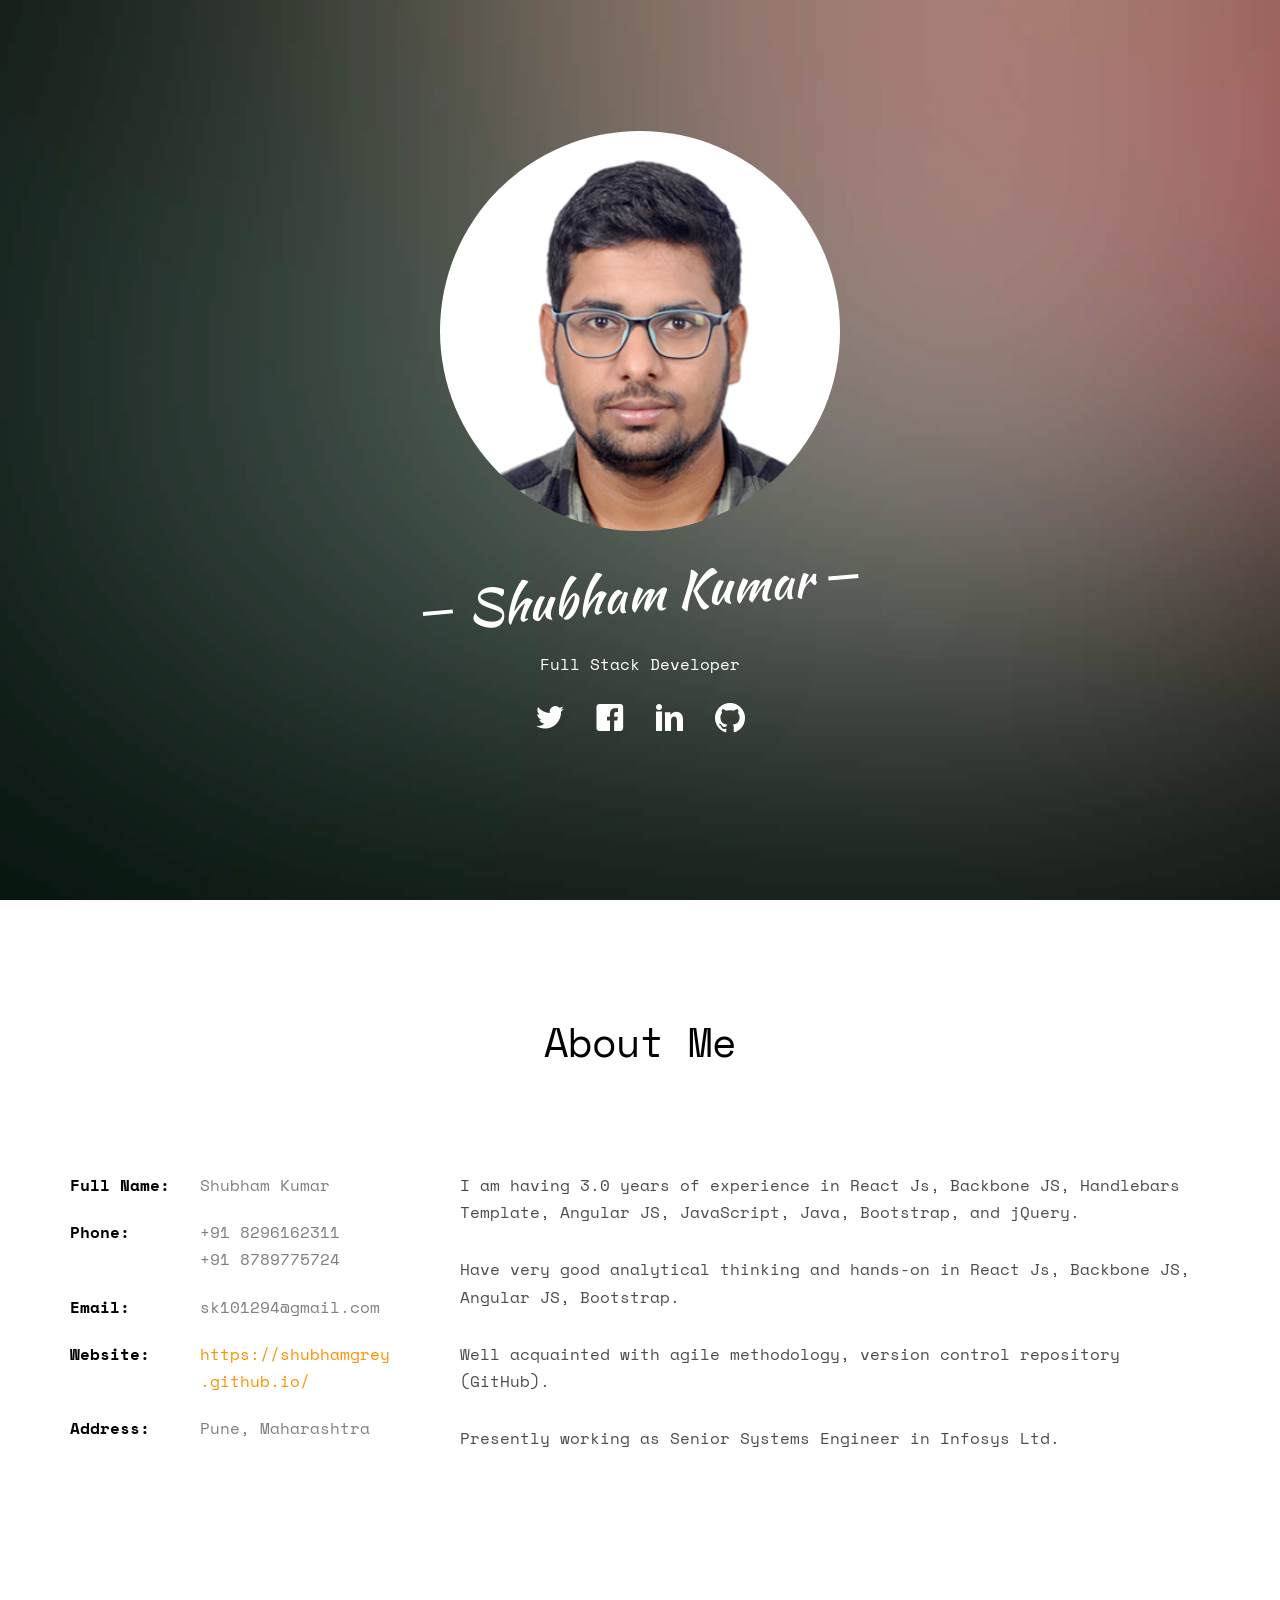
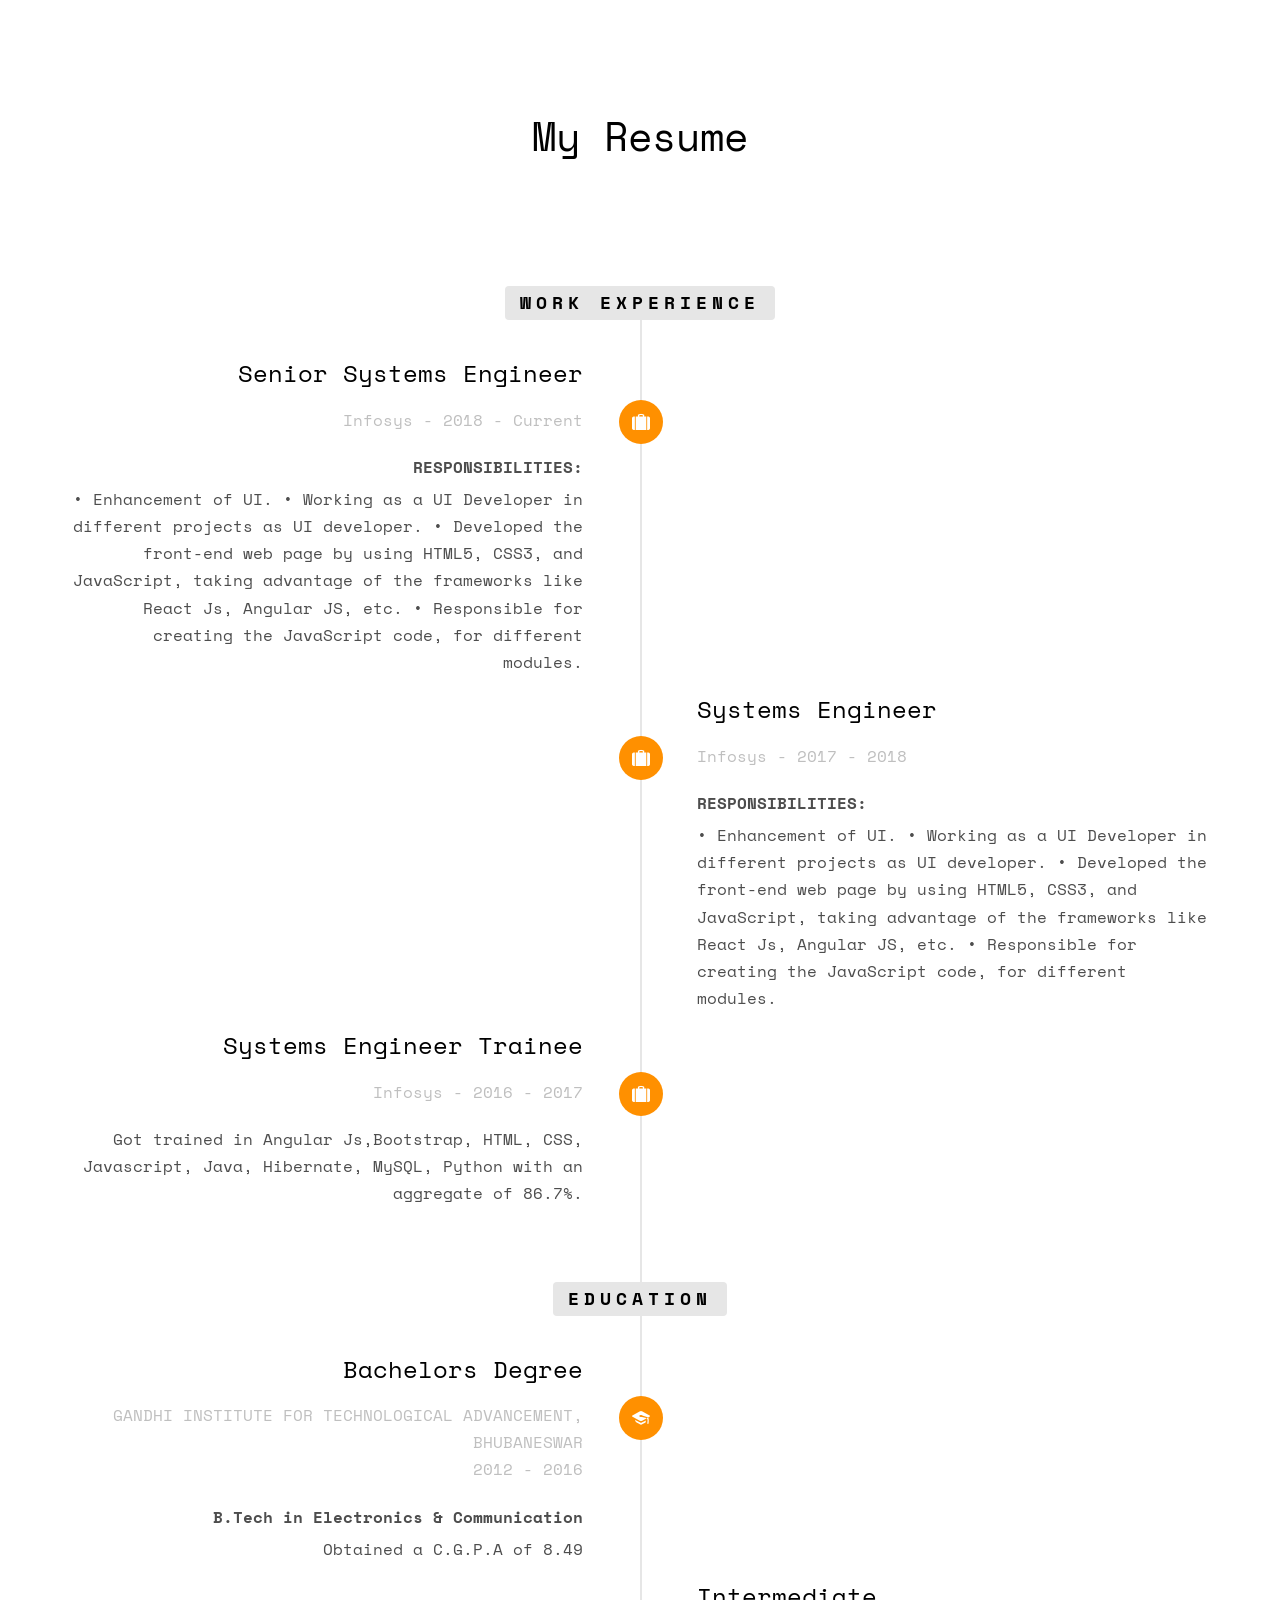
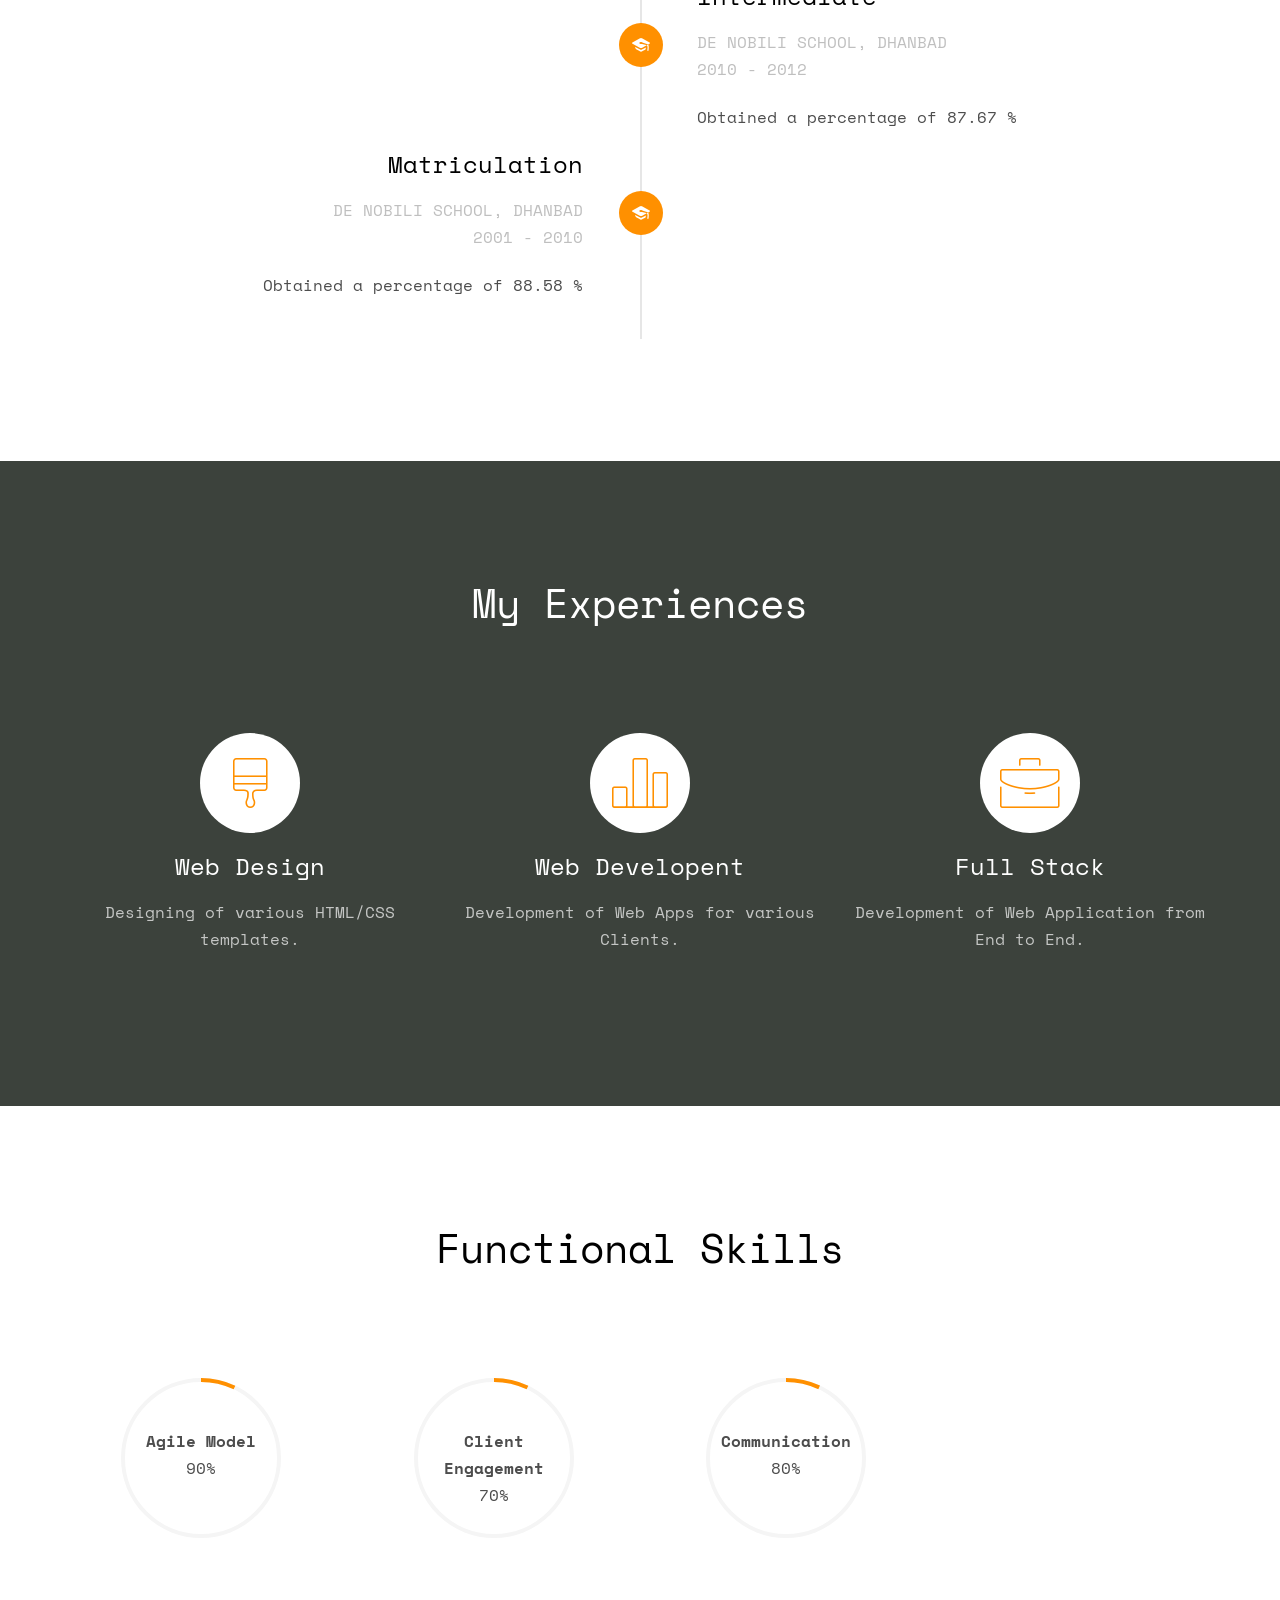
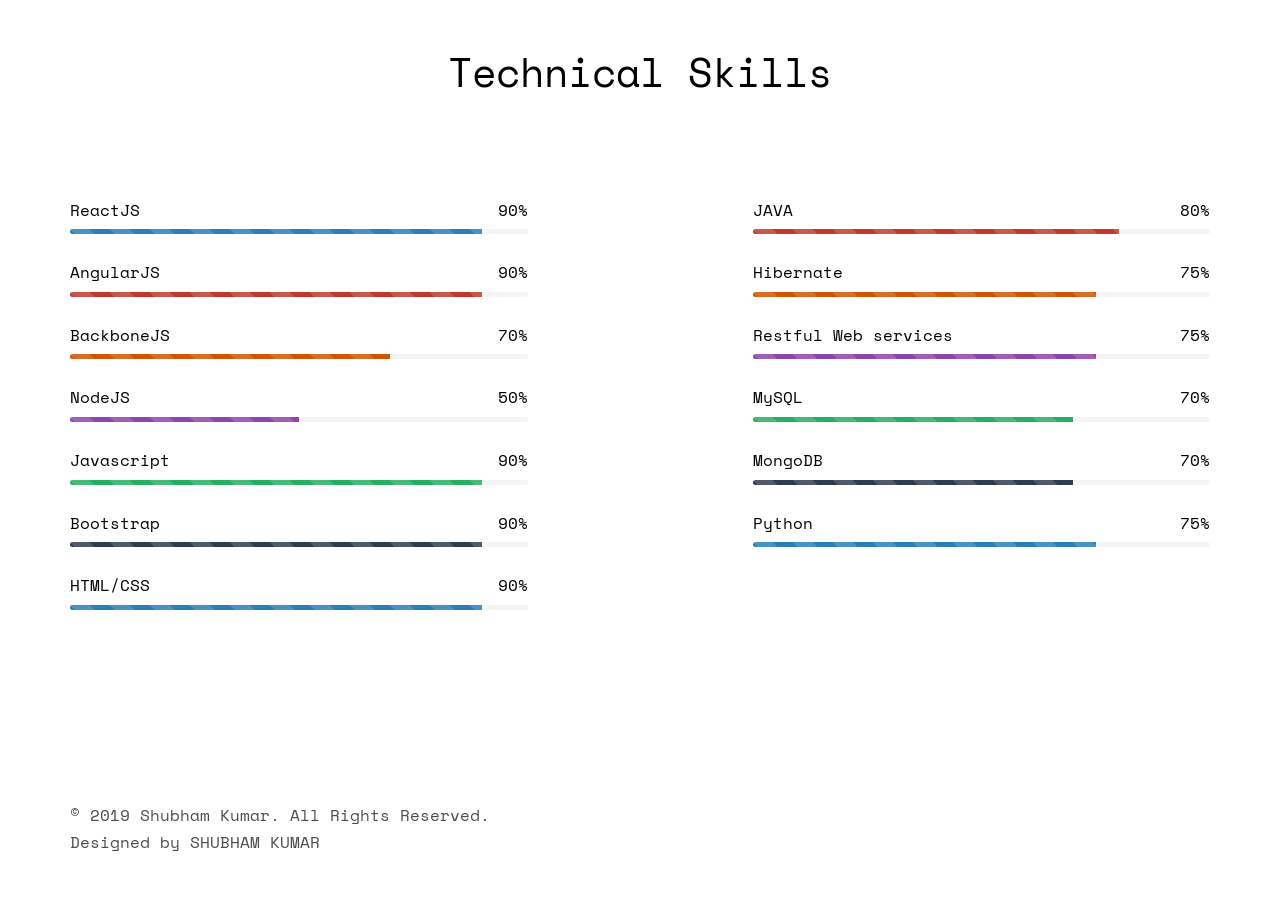
<file: archieve/index.html>
<!DOCTYPE HTML>
<html>
	<head>
	<meta charset="utf-8">
	<meta http-equiv="X-UA-Compatible" content="IE=edge">
	<title>Shubham Kumar</title>
	<meta name="viewport" content="width=device-width, initial-scale=1">
	<meta name="description" content="My Profile" />
	<meta name="author" content="freehtml5.co" />

  	<!-- Facebook and Twitter integration -->
	<meta property="og:title" content=""/>
	<meta property="og:image" content=""/>
	<meta property="og:url" content=""/>
	<meta property="og:site_name" content=""/>
	<meta property="og:description" content=""/>
	<meta name="twitter:title" content="" />
	<meta name="twitter:image" content="" />
	<meta name="twitter:url" content="" />
	<meta name="twitter:card" content="" />

	<link href="https://fonts.googleapis.com/css?family=Space+Mono" rel="stylesheet">
	<link href="https://fonts.googleapis.com/css?family=Kaushan+Script" rel="stylesheet">
	
	<!-- Animate.css -->
	<link rel="stylesheet" href="css/animate.css">
	<!-- Icomoon Icon Fonts-->
	<link rel="stylesheet" href="css/icomoon.css">
	<!-- Bootstrap  -->
	<link rel="stylesheet" href="css/bootstrap.css">

	<!-- Theme style  -->
	<link rel="stylesheet" href="css/style.css">

	<!-- Modernizr JS -->
	<script src="js/modernizr-2.6.2.min.js"></script>
	<!-- FOR IE9 below -->
	<!--[if lt IE 9]>
	<script src="js/respond.min.js"></script>
	<![endif]-->

	</head>
	<body>
		
	<div class="fh5co-loader"></div>
	
	<div id="page">	
	<header id="fh5co-header" class="fh5co-cover js-fullheight" role="banner" style="background-image:url(images/cover_bg_3.jpg);" data-stellar-background-ratio="0.5">
		<div class="overlay"></div>
		<div class="container">
			<div class="row">
				<div class="col-md-8 col-md-offset-2 text-center">
					<div class="display-t js-fullheight">
						<div class="display-tc js-fullheight animate-box" data-animate-effect="fadeIn">
							<div class="profile-thumb" style="background: url(images/profile_image.jpg);"></div>
							<h1><span>Shubham Kumar</span></h1>
							<h3><span>Full Stack Developer</span></h3>
							<p>
								<ul class="fh5co-social-icons">
									<li><a href="https://twitter.com/sk101294"><i class="icon-twitter2"></i></a></li>
									<li><a href="https://www.facebook.com/shubham.kumar.98478672/"><i class="icon-facebook2"></i></a></li>
									<li><a href="https://www.linkedin.com/in/shubham-kumar-839260b5/"><i class="icon-linkedin2"></i></a></li>
									<li><a href="https://github.com/shubhamGrey"><i class="icon-github2"></i></a></li>
								</ul>
							</p>
						</div>
					</div>
				</div>
			</div>
		</div>
	</header>

	<div id="fh5co-about" class="animate-box">
		<div class="container">
			<div class="row">
				<div class="col-md-8 col-md-offset-2 text-center fh5co-heading">
					<h2>About Me</h2>
				</div>
			</div>
			<div class="row">
				<div class="col-md-4">
					<ul class="info">
						<li><span class="first-block">Full Name:</span><span class="second-block">Shubham Kumar</span></li>
						<li><span class="first-block">Phone:</span><span class="second-block">+91 8296162311<br /> +91 8789775724</span></li>
						<li><span class="first-block">Email:</span><span class="second-block">sk101294@gmail.com</span></li>
						<li><span class="first-block">Website:</span><span class="second-block"><a href="https://shubhamgrey.github.io/">https://shubhamgrey.github.io/</a></span></li>
						<li><span class="first-block">Address:</span><span class="second-block">Pune, Maharashtra</span></li>
					</ul>
				</div>
				<div class="col-md-8">
					<p>I am having 3.0 years of experience in React Js, Backbone JS, Handlebars Template, Angular
						JS, JavaScript, Java, Bootstrap, and jQuery.</p>
					<p>Have very good analytical thinking and hands-on in React Js, Backbone JS, Angular JS,
						Bootstrap.</p>
					<p> Well acquainted with agile methodology, version control repository (GitHub).</p>
					<p> Presently working as Senior Systems Engineer in Infosys Ltd.</p>
					<!-- <p>
						<ul class="fh5co-social-icons">
							<li><a href="#"><i class="icon-twitter2"></i></a></li>
							<li><a href="#"><i class="icon-facebook3"></i></a></li>
							<li><a href="#"><i class="icon-linkedin2"></i></a></li>
							<li><a href="#"><i class="icon-dribbble2"></i></a></li>
						</ul>
					</p> -->
				</div>
			</div>
		</div>
	</div>

	<div id="fh5co-resume" class="fh5co-bg-color">
		<div class="container">
			<div class="row animate-box">
				<div class="col-md-8 col-md-offset-2 text-center fh5co-heading">
					<h2>My Resume</h2>
				</div>
			</div>
			<div class="row">
				<div class="col-md-12 col-md-offset-0">
					<ul class="timeline">
						<li class="timeline-heading text-center animate-box">
							<div><h3>Work Experience</h3></div>
						</li>
						<li class="animate-box timeline-unverted">
							<div class="timeline-badge"><i class="icon-suitcase"></i></div>
							<div class="timeline-panel">
								<div class="timeline-heading">
									<h3 class="timeline-title">Senior Systems Engineer</h3>
									<span class="company">Infosys - 2018 - Current</span>
								</div>
								<div class="timeline-body">
									<p><b>RESPONSIBILITIES:</b></p>
									<p> • Enhancement of UI.
										• Working as a UI Developer in different projects as UI developer.
										• Developed the front-end web page by using HTML5, CSS3, and JavaScript, taking
										advantage of the frameworks like React Js, Angular JS, etc.
										• Responsible for creating the JavaScript code, for different modules.</p>
								</div>
							</div>
						</li>
						<li class="timeline-inverted animate-box">
							<div class="timeline-badge"><i class="icon-suitcase"></i></div>
							<div class="timeline-panel">
								<div class="timeline-heading">
									<h3 class="timeline-title">Systems Engineer</h3>
									<span class="company">Infosys - 2017 - 2018</span>
								</div>
								<div class="timeline-body">
									<p><b>RESPONSIBILITIES:</b></p>
									<p> • Enhancement of UI.
										• Working as a UI Developer in different projects as UI developer.
										• Developed the front-end web page by using HTML5, CSS3, and JavaScript, taking
										advantage of the frameworks like React Js, Angular JS, etc.
										• Responsible for creating the JavaScript code, for different modules.</p>
								</div>
							</div>
						</li>
						<li class="animate-box timeline-unverted">
							<div class="timeline-badge"><i class="icon-suitcase"></i></div>
							<div class="timeline-panel">
								<div class="timeline-heading">
									<h3 class="timeline-title">Systems Engineer Trainee</h3>
									<span class="company">Infosys - 2016 - 2017</span>
								</div>
								<div class="timeline-body">
									<p>Got trained in Angular Js,Bootstrap, HTML, CSS, Javascript, Java, Hibernate, 
										MySQL, Python with an aggregate of 86.7%.</p>
								</div>
							</div>
						</li>

						<br>
						<br>
						<li class="timeline-heading text-center animate-box">
							<div><h3>Education</h3></div>
						</li>
						<!-- <li class="timeline-inverted animate-box">
							<div class="timeline-badge"><i class="icon-graduation-cap"></i></div>
							<div class="timeline-panel">
								<div class="timeline-heading">
									<h3 class="timeline-title">Masters Degree</h3>
									<span class="company">University Name - 2007 - 2009</span>
								</div>
								<div class="timeline-body">
									<p>Far far away, behind the word mountains, they live in Bookmarksgrove right at the coast of the Semantics, a large language ocean.</p>
								</div>
							</div>
						</li> -->
						<li class="animate-box timeline-unverted">
							<div class="timeline-badge"><i class="icon-graduation-cap"></i></div>
							<div class="timeline-panel">
								<div class="timeline-heading">
									<h3 class="timeline-title">Bachelors Degree</h3>
									<span class="company">GANDHI INSTITUTE FOR TECHNOLOGICAL ADVANCEMENT, BHUBANESWAR <br /> 2012 - 2016</span>
								</div>
								<div class="timeline-body">
									<p><b>B.Tech in Electronics & Communication</b></p>
											<p>Obtained a C.G.P.A of 8.49</p>
								</div>
							</div>
						</li>
						<li class="timeline-inverted animate-box">
							<div class="timeline-badge"><i class="icon-graduation-cap"></i></div>
							<div class="timeline-panel">
								<div class="timeline-heading">
									<h3 class="timeline-title">Intermediate</h3>
									<span class="company">DE NOBILI SCHOOL, DHANBAD <br /> 2010 - 2012</span>
								</div>
								<div class="timeline-body">
									<p>Obtained a percentage of 87.67 %</p>
								</div>
							</div>
						</li>
						<li class="animate-box timeline-unverted">
							<div class="timeline-badge"><i class="icon-graduation-cap"></i></div>
							<div class="timeline-panel">
								<div class="timeline-heading">
									<h3 class="timeline-title">Matriculation</h3>
									<span class="company">DE NOBILI SCHOOL, DHANBAD	
										<br /> 2001 - 2010</span>
								</div>
								<div class="timeline-body">
									<p>Obtained a percentage of 88.58 %</p>
								</div>
							</div>
						</li>
			    	</ul>
				</div>
			</div>
		</div>
	</div>
	

	<div id="fh5co-features" class="animate-box">
		<div class="container">
			<div class="services-padding">
				<div class="row">
					<div class="col-md-8 col-md-offset-2 text-center fh5co-heading">
						<h2>My Experiences</h2>
					</div>
				</div>
				<div class="row">
					<div class="col-md-4 text-center">
						<div class="feature-left">
							<span class="icon">
								<i class="icon-paintbrush"></i>
							</span>
							<div class="feature-copy">
								<h3>Web Design</h3>
								<p>Designing of various HTML/CSS templates.</p>
							</div>
						</div>
					</div>
					<div class="col-md-4 text-center">
						<div class="feature-left">
							<span class="icon">
								<i class="icon-bargraph"></i>
							</span>
							<div class="feature-copy">
								<h3>Web Developent</h3>
								<p>Development of Web Apps for various Clients.</p>
							</div>
						</div>

					</div>

					<div class="col-md-4 text-center">
						<div class="feature-left">
							<span class="icon">
								<i class="icon-briefcase"></i>
							</span>
							<div class="feature-copy">
								<h3>Full Stack</h3>
								<p>Development of Web Application from End to End.</p>
							</div>
						</div>

					</div>
					<!-- <div class="col-md-4 text-center">
						<div class="feature-left">
							<span class="icon">
								<i class="icon-search"></i>
							</span>
							<div class="feature-copy">
								<h3>Analytics</h3>
								<p></p>
							</div>
						</div>
					</div> -->
				</div>


				<!-- <div class="row">
					

					<div class="col-md-4 text-center">
						<div class="feature-left">
							<span class="icon">
								<i class="icon-genius"></i>
							</span>
							<div class="feature-copy">
								<h3>Web Marketing</h3>
								<p>Facilis ipsum reprehenderit nemo molestias. Aut cum mollitia reprehenderit.</p>
							</div>
						</div>

					</div>
					<div class="col-md-4 text-center">
						<div class="feature-left">
							<span class="icon">
								<i class="icon-chat"></i>
							</span>
							<div class="feature-copy">
								<h3>Support</h3>
								<p>Facilis ipsum reprehenderit nemo molestias. Aut cum mollitia reprehenderit.</p>
							</div>
						</div>
					</div>
				</div> -->
			</div>
		</div>
	</div>

	<div id="fh5co-skills" class="animate-box">
		<div class="container">
			<div class="row">
				<div class="col-md-8 col-md-offset-2 text-center fh5co-heading">
					<h2>Functional Skills</h2>
				</div>
			</div>
			<div class="row row-pb-md">
				<div class="col-md-3 col-sm-6 col-xs-12 text-center">
					<div class="chart" data-percent="90"><span><strong>Agile Model</strong>90%</span></div>
				</div>
				<div class="col-md-3 col-sm-6 col-xs-12 text-center">
					<div class="chart" data-percent="90"><span><strong>Client Engagement</strong>70%</span></div>
				</div>
				<div class="col-md-3 col-sm-6 col-xs-12 text-center">
					<div class="chart" data-percent="90"><span><strong>Communication</strong>80%</span></div>
				</div>
			</div>
			<div class="row">
				<div class="col-md-8 col-md-offset-2 text-center fh5co-heading">
					<h2>Technical Skills</h2>
				</div>
			</div>
			<div class="row">
				<div class="col-md-5">
					<div class="progress-wrap">
						<h3><span class="name-left">ReactJS</span><span class="value-right">90%</span></h3>
						<div class="progress">
						  <div class="progress-bar progress-bar-1 progress-bar-striped active" role="progressbar"
						  aria-valuenow="90" aria-valuemin="0" aria-valuemax="100" style="width:90%">
						  </div>
						</div>
					</div>
					<div class="progress-wrap">
						<h3><span class="name-left">AngularJS</span><span class="value-right">90%</span></h3>
						<div class="progress">
						  <div class="progress-bar progress-bar-2 progress-bar-striped active" role="progressbar"
						  aria-valuenow="90" aria-valuemin="0" aria-valuemax="100" style="width:90%">
						  </div>
						</div>
					</div>
					<div class="progress-wrap">
						<h3><span class="name-left">BackboneJS</span><span class="value-right">70%</span></h3>
						<div class="progress">
						  <div class="progress-bar progress-bar-3 progress-bar-striped active" role="progressbar"
						  aria-valuenow="70" aria-valuemin="0" aria-valuemax="100" style="width:70%">
						  </div>
						</div>
					</div>
					<div class="progress-wrap">
						<h3><span class="name-left">NodeJS</span><span class="value-right">50%</span></h3>
						<div class="progress">
						  <div class="progress-bar progress-bar-4 progress-bar-striped active" role="progressbar"
						  aria-valuenow="50" aria-valuemin="0" aria-valuemax="100" style="width:50%">
						  </div>
						</div>
					</div>
					<div class="progress-wrap">
						<h3><span class="name-left">Javascript</span><span class="value-right">90%</span></h3>
						<div class="progress">
							<div class="progress-bar progress-bar-5 progress-bar-striped active" role="progressbar"
							aria-valuenow="90" aria-valuemin="0" aria-valuemax="100" style="width:90%">
							</div>
						</div>
					</div>
					<div class="progress-wrap">
						<h3><span class="name-left">Bootstrap</span><span class="value-right">90%</span></h3>
						<div class="progress">
							<div class="progress-bar progress-bar-striped active" role="progressbar"
							aria-valuenow="90" aria-valuemin="0" aria-valuemax="100" style="width:90%">
							</div>
						</div>
					</div>
					<div class="progress-wrap">
						<h3><span class="name-left">HTML/CSS</span><span class="value-right">90%</span></h3>
						<div class="progress">
							<div class="progress-bar progress-bar-1 progress-bar-striped active" role="progressbar"
							aria-valuenow="90" aria-valuemin="0" aria-valuemax="100" style="width:90%">
							</div>
						</div>
					</div>
				</div>
				<div class="col-md-2"></div>
				<div class="col-md-5">
					<div class="progress-wrap">
						<h3><span class="name-left">JAVA</span><span class="value-right">80%</span></h3>
						<div class="progress">
						  <div class="progress-bar progress-bar-2 progress-bar-striped active" role="progressbar"
						  aria-valuenow="80" aria-valuemin="0" aria-valuemax="100" style="width:80%">
						  </div>
						</div>
					</div>
					<div class="progress-wrap">
						<h3><span class="name-left">Hibernate</span><span class="value-right">75%</span></h3>
						<div class="progress">
						  <div class="progress-bar progress-bar-3 progress-bar-striped active" role="progressbar"
						  aria-valuenow="75" aria-valuemin="0" aria-valuemax="100" style="width:75%">
						  </div>
						</div>
					</div>
					<div class="progress-wrap">
						<h3><span class="name-left">Restful Web services</span><span class="value-right">75%</span></h3>
						<div class="progress">
							<div class="progress-bar progress-bar-4 progress-bar-striped active" role="progressbar"
							aria-valuenow="75" aria-valuemin="0" aria-valuemax="100" style="width:75%">
							</div>
						</div>
					</div>
					<div class="progress-wrap">
						<h3><span class="name-left">MySQL</span><span class="value-right">70%</span></h3>
						<div class="progress">
							<div class="progress-bar progress-bar-5 progress-bar-striped active" role="progressbar"
							aria-valuenow="70" aria-valuemin="0" aria-valuemax="100" style="width:70%">
							</div>
						</div>
					</div>
					<div class="progress-wrap">
						<h3><span class="name-left">MongoDB</span><span class="value-right">70%</span></h3>
						<div class="progress">
							<div class="progress-bar progress-bar-striped active" role="progressbar"
							aria-valuenow="70" aria-valuemin="0" aria-valuemax="100" style="width:70%">
							</div>
						</div>
					</div>
					<div class="progress-wrap">
						<h3><span class="name-left">Python</span><span class="value-right">75%</span></h3>
						<div class="progress">
							<div class="progress-bar progress-bar-1 progress-bar-striped active" role="progressbar"
							aria-valuenow="75" aria-valuemin="0" aria-valuemax="100" style="width:75%">
							</div>
						</div>
					</div>
				</div>
			</div>
		</div>
	</div>

	<!--<div id="fh5co-work" class="fh5co-bg-dark">
		<div class="container">
			<div class="row animate-box">
				<div class="col-md-8 col-md-offset-2 text-center fh5co-heading">
					<h2>Work</h2>
				</div>
			</div>
			<div class="row">
				<div class="col-md-3 text-center col-padding animate-box">
					<a href="#" class="work" style="background-image: url(images/portfolio-1.jpg);">
						<div class="desc">
							<h3>Project Name</h3>
							<span>Web Development</span>
						</div>
					</a>
				</div>
				<div class="col-md-3 text-center col-padding animate-box">
					<a href="#" class="work" style="background-image: url(images/portfolio-2.jpg);">
						<div class="desc">
							<h3>Project Name</h3>
							<span>Web Development</span>
						</div>
					</a>
				</div>
				<div class="col-md-3 text-center col-padding animate-box">
					<a href="#" class="work" style="background-image: url(images/portfolio-3.jpg);">
						<div class="desc">
							<h3>Project Name</h3>
							<span>Website</span>
						</div>
					</a>
				</div>
				<!-- <div class="col-md-3 text-center col-padding animate-box">
					<a href="#" class="work" style="background-image: url(images/portfolio-4.jpg);">
						<div class="desc">
							<h3>Project Name</h3>
							<span>Design</span>
						</div>
					</a>
				</div>
				<div class="col-md-3 text-center col-padding animate-box">
					<a href="#" class="work" style="background-image: url(images/portfolio-5.jpg);">
						<div class="desc">
							<h3>Project Name</h3>
							<span>Website</span>
						</div>
					</a>
				</div>
				<div class="col-md-3 text-center col-padding animate-box">
					<a href="#" class="work" style="background-image: url(images/portfolio-6.jpg);">
						<div class="desc">
							<h3>Project Name</h3>
							<span>Illustration</span>
						</div>
					</a>
				</div>
				<div class="col-md-3 text-center col-padding animate-box">
					<a href="#" class="work" style="background-image: url(images/portfolio-7.jpg);">
						<div class="desc">
							<h3>Project Name</h3>
							<span>Brading</span>
						</div>
					</a>
				</div>
				<div class="col-md-3 text-center col-padding animate-box">
					<a href="#" class="work" style="background-image: url(images/portfolio-8.jpg);">
						<div class="desc">
							<h3>Project Name</h3>
							<span>Illustration</span>
						</div>
					</a>
				</div>
			</div>
		</div>
	</div> -->

	<!-- <div id="fh5co-blog">
		<div class="container">
			<div class="row animate-box">
				<div class="col-md-8 col-md-offset-2 text-center fh5co-heading">
					<h2>Post on Medium</h2>
					<p>Dignissimos asperiores vitae velit veniam totam fuga molestias accusamus alias autem provident. Odit ab aliquam dolor eius.</p>
				</div>
			</div>
			<div class="row">
				<div class="col-md-4">
					<div class="fh5co-blog animate-box">
						<a href="#" class="blog-bg" style="background-image: url(images/portfolio-1.jpg);"></a>
						<div class="blog-text">
							<span class="posted_on">Mar. 15th 2016</span>
							<h3><a href="#">Photoshoot On The Street</a></h3>
							<p>Far far away, behind the word mountains, far from the countries Vokalia and Consonantia, there live the blind texts.</p>
							<ul class="stuff">
								<li><i class="icon-heart2"></i>249</li>
								<li><i class="icon-eye2"></i>308</li>
								<li><a href="#">Read More<i class="icon-arrow-right22"></i></a></li>
							</ul>
						</div> 
					</div>
				</div>
				<div class="col-md-4">
					<div class="fh5co-blog animate-box">
						<a href="#" class="blog-bg" style="background-image: url(images/portfolio-2.jpg);"></a>
						<div class="blog-text">
							<span class="posted_on">Mar. 15th 2016</span>
							<h3><a href="#">Surfing at Philippines</a></h3>
							<p>Far far away, behind the word mountains, far from the countries Vokalia and Consonantia, there live the blind texts.</p>
							<ul class="stuff">
								<li><i class="icon-heart2"></i>249</li>
								<li><i class="icon-eye2"></i>308</li>
								<li><a href="#">Read More<i class="icon-arrow-right22"></i></a></li>
							</ul>
						</div> 
					</div>
				</div>
				<div class="col-md-4">
					<div class="fh5co-blog animate-box">
						<a href="#" class="blog-bg" style="background-image: url(images/portfolio-3.jpg);"></a>
						<div class="blog-text">
							<span class="posted_on">Mar. 15th 2016</span>
							<h3><a href="#">Capture Living On Uderwater</a></h3>
							<p>Far far away, behind the word mountains, far from the countries Vokalia and Consonantia, there live the blind texts.</p>
							<ul class="stuff">
								<li><i class="icon-heart2"></i>249</li>
								<li><i class="icon-eye2"></i>308</li>
								<li><a href="#">Read More<i class="icon-arrow-right22"></i></a></li>
							</ul>
						</div> 
					</div>
				</div>
			</div>
		</div>
	</div>
	
	<div id="fh5co-started" class="fh5co-bg-dark">
		<div class="overlay"></div>
		<div class="container">
			<div class="row animate-box">
				<div class="col-md-8 col-md-offset-2 text-center fh5co-heading">
					<h2>Hire Me!</h2>
					<p>Facilis ipsum reprehenderit nemo molestias. Aut cum mollitia reprehenderit. Eos cumque dicta adipisci architecto culpa amet.</p>
					<p><a href="#" class="btn btn-default btn-lg">Contact Us</a></p>
				</div>
			</div>
		</div>
	</div>

	<div id="fh5co-consult">
		<div class="video fh5co-video" style="background-image: url(images/cover_bg_1.jpg);">
			<div class="overlay"></div>
		</div>
		<div class="choose animate-box">
			<h2>Contact</h2>
			<form action="#">
				<div class="row form-group">
					<div class="col-md-6">
						<input type="text" id="fname" class="form-control" placeholder="Your firstname">
					</div>
				</div>
				<div class="row form-group">
					<div class="col-md-6">
						<input type="text" id="lname" class="form-control" placeholder="Your lastname">
					</div>
				</div>

				<div class="row form-group">
					<div class="col-md-12">
						<input type="text" id="email" class="form-control" placeholder="Your email address">
					</div>
				</div>

				<div class="row form-group">
					<div class="col-md-12">
						<input type="text" id="subject" class="form-control" placeholder="Your subject of this message">
					</div>
				</div>

				<div class="row form-group">
					<div class="col-md-12">
						<textarea name="message" id="message" cols="30" rows="10" class="form-control" placeholder="Say something about us"></textarea>
					</div>
				</div>
				<div class="form-group">
					<input type="submit" value="Send Message" class="btn btn-primary">
				</div>

			</form>	
		</div>
	</div> -->

	<!-- <div id="map" class="fh5co-map"></div>
	</div> -->
	
	<div id="fh5co-footer">
		<div class="container">
			<div class="row">
				<div class="col-md-12">
					<p>&copy; 2019 Shubham Kumar. All Rights Reserved. <br>Designed by SHUBHAM KUMAR</p>
				</div>
			</div>
		</div>
	</div>

	<div class="gototop js-top">
		<a href="#" class="js-gotop"><i class="icon-arrow-up22"></i></a>
	</div>
	
	<!-- jQuery -->
	<script src="js/jquery.min.js"></script>
	<!-- jQuery Easing -->
	<script src="js/jquery.easing.1.3.js"></script>
	<!-- Bootstrap -->
	<script src="js/bootstrap.min.js"></script>
	<!-- Waypoints -->
	<script src="js/jquery.waypoints.min.js"></script>
	<!-- Stellar Parallax -->
	<script src="js/jquery.stellar.min.js"></script>
	<!-- Easy PieChart -->
	<script src="js/jquery.easypiechart.min.js"></script>
	<!-- Google Map -->
	<!-- <script src="https://maps.googleapis.com/maps/api/js?key=AIzaSyCefOgb1ZWqYtj7raVSmN4PL2WkTrc-KyA&sensor=false"></script>
	<script src="js/google_map.js"></script> -->
	
	<!-- Main -->
	<script src="js/main.js"></script>

	</body>
</html>
</file>
<file: archieve/css/icomoon.css>
@font-face {
    font-family: 'icomoon';
    src:    url('fonts/icomoon.eot?1oniuf');
    src:    url('fonts/icomoon.eot?1oniuf#iefix') format('embedded-opentype'),
        url('fonts/icomoon.ttf?1oniuf') format('truetype'),
        url('fonts/icomoon.woff?1oniuf') format('woff'),
        url('fonts/icomoon.svg?1oniuf#icomoon') format('svg');
    font-weight: normal;
    font-style: normal;
}

[class^="icon-"], [class*=" icon-"] {
    /* use !important to prevent issues with browser extensions that change fonts */
    font-family: 'icomoon' !important;
    speak: none;
    font-style: normal;
    font-weight: normal;
    font-variant: normal;
    text-transform: none;
    line-height: 1;

    /* Better Font Rendering =========== */
    -webkit-font-smoothing: antialiased;
    -moz-osx-font-smoothing: grayscale;
}

.icon-mobile:before {
    content: "\e000";
}
.icon-laptop:before {
    content: "\e001";
}
.icon-desktop:before {
    content: "\e002";
}
.icon-tablet:before {
    content: "\e003";
}
.icon-phone:before {
    content: "\e004";
}
.icon-document:before {
    content: "\e005";
}
.icon-documents:before {
    content: "\e006";
}
.icon-search:before {
    content: "\e007";
}
.icon-clipboard:before {
    content: "\e008";
}
.icon-newspaper:before {
    content: "\e009";
}
.icon-notebook:before {
    content: "\e00a";
}
.icon-book-open:before {
    content: "\e00b";
}
.icon-browser:before {
    content: "\e00c";
}
.icon-calendar:before {
    content: "\e00d";
}
.icon-presentation:before {
    content: "\e00e";
}
.icon-picture:before {
    content: "\e00f";
}
.icon-pictures:before {
    content: "\e010";
}
.icon-video:before {
    content: "\e011";
}
.icon-camera:before {
    content: "\e012";
}
.icon-printer:before {
    content: "\e013";
}
.icon-toolbox:before {
    content: "\e014";
}
.icon-briefcase:before {
    content: "\e015";
}
.icon-wallet:before {
    content: "\e016";
}
.icon-gift:before {
    content: "\e017";
}
.icon-bargraph:before {
    content: "\e018";
}
.icon-grid:before {
    content: "\e019";
}
.icon-expand:before {
    content: "\e01a";
}
.icon-focus:before {
    content: "\e01b";
}
.icon-edit:before {
    content: "\e01c";
}
.icon-adjustments:before {
    content: "\e01d";
}
.icon-ribbon:before {
    content: "\e01e";
}
.icon-hourglass:before {
    content: "\e01f";
}
.icon-lock:before {
    content: "\e020";
}
.icon-megaphone:before {
    content: "\e021";
}
.icon-shield:before {
    content: "\e022";
}
.icon-trophy:before {
    content: "\e023";
}
.icon-flag:before {
    content: "\e024";
}
.icon-map:before {
    content: "\e025";
}
.icon-puzzle:before {
    content: "\e026";
}
.icon-basket:before {
    content: "\e027";
}
.icon-envelope:before {
    content: "\e028";
}
.icon-streetsign:before {
    content: "\e029";
}
.icon-telescope:before {
    content: "\e02a";
}
.icon-gears:before {
    content: "\e02b";
}
.icon-key:before {
    content: "\e02c";
}
.icon-paperclip:before {
    content: "\e02d";
}
.icon-attachment:before {
    content: "\e02e";
}
.icon-pricetags:before {
    content: "\e02f";
}
.icon-lightbulb:before {
    content: "\e030";
}
.icon-layers:before {
    content: "\e031";
}
.icon-pencil:before {
    content: "\e032";
}
.icon-tools:before {
    content: "\e033";
}
.icon-tools-2:before {
    content: "\e034";
}
.icon-scissors:before {
    content: "\e035";
}
.icon-paintbrush:before {
    content: "\e036";
}
.icon-magnifying-glass:before {
    content: "\e037";
}
.icon-circle-compass:before {
    content: "\e038";
}
.icon-linegraph:before {
    content: "\e039";
}
.icon-mic:before {
    content: "\e03a";
}
.icon-strategy:before {
    content: "\e03b";
}
.icon-beaker:before {
    content: "\e03c";
}
.icon-caution:before {
    content: "\e03d";
}
.icon-recycle:before {
    content: "\e03e";
}
.icon-anchor:before {
    content: "\e03f";
}
.icon-profile-male:before {
    content: "\e040";
}
.icon-profile-female:before {
    content: "\e041";
}
.icon-bike:before {
    content: "\e042";
}
.icon-wine:before {
    content: "\e043";
}
.icon-hotairballoon:before {
    content: "\e044";
}
.icon-globe:before {
    content: "\e045";
}
.icon-genius:before {
    content: "\e046";
}
.icon-map-pin:before {
    content: "\e047";
}
.icon-dial:before {
    content: "\e048";
}
.icon-chat:before {
    content: "\e049";
}
.icon-heart:before {
    content: "\e04a";
}
.icon-cloud:before {
    content: "\e04b";
}
.icon-upload:before {
    content: "\e04c";
}
.icon-download:before {
    content: "\e04d";
}
.icon-target:before {
    content: "\e04e";
}
.icon-hazardous:before {
    content: "\e04f";
}
.icon-piechart:before {
    content: "\e050";
}
.icon-speedometer:before {
    content: "\e051";
}
.icon-global:before {
    content: "\e052";
}
.icon-compass:before {
    content: "\e053";
}
.icon-lifesaver:before {
    content: "\e054";
}
.icon-clock:before {
    content: "\e055";
}
.icon-aperture:before {
    content: "\e056";
}
.icon-quote:before {
    content: "\e057";
}
.icon-scope:before {
    content: "\e058";
}
.icon-alarmclock:before {
    content: "\e059";
}
.icon-refresh:before {
    content: "\e05a";
}
.icon-happy:before {
    content: "\e05b";
}
.icon-sad:before {
    content: "\e05c";
}
.icon-facebook:before {
    content: "\e05d";
}
.icon-twitter:before {
    content: "\e05e";
}
.icon-googleplus:before {
    content: "\e05f";
}
.icon-rss:before {
    content: "\e060";
}
.icon-tumblr:before {
    content: "\e061";
}
.icon-linkedin:before {
    content: "\e062";
}
.icon-dribbble:before {
    content: "\e063";
}
.icon-box2:before {
    content: "\ea82";
}
.icon-write:before {
    content: "\ea83";
}
.icon-clock2:before {
    content: "\ea84";
}
.icon-reply2:before {
    content: "\ea85";
}
.icon-reply-all2:before {
    content: "\ea86";
}
.icon-forward2:before {
    content: "\ea87";
}
.icon-flag2:before {
    content: "\ea88";
}
.icon-search2:before {
    content: "\ea89";
}
.icon-trash2:before {
    content: "\ea8a";
}
.icon-envelope2:before {
    content: "\ea8b";
}
.icon-bubble:before {
    content: "\ea8c";
}
.icon-bubbles:before {
    content: "\ea8d";
}
.icon-user2:before {
    content: "\ea8e";
}
.icon-users2:before {
    content: "\ea8f";
}
.icon-cloud2:before {
    content: "\ea90";
}
.icon-download2:before {
    content: "\ea91";
}
.icon-upload2:before {
    content: "\ea92";
}
.icon-rain:before {
    content: "\ea93";
}
.icon-sun:before {
    content: "\ea94";
}
.icon-moon2:before {
    content: "\ea95";
}
.icon-bell2:before {
    content: "\ea96";
}
.icon-folder2:before {
    content: "\ea97";
}
.icon-pin2:before {
    content: "\ea98";
}
.icon-sound2:before {
    content: "\ea99";
}
.icon-microphone:before {
    content: "\ea9a";
}
.icon-camera2:before {
    content: "\ea9b";
}
.icon-image2:before {
    content: "\ea9c";
}
.icon-cog2:before {
    content: "\ea9d";
}
.icon-calendar2:before {
    content: "\ea9e";
}
.icon-book2:before {
    content: "\ea9f";
}
.icon-map-marker:before {
    content: "\eaa0";
}
.icon-store:before {
    content: "\eaa1";
}
.icon-support:before {
    content: "\eaa2";
}
.icon-tag2:before {
    content: "\eaa3";
}
.icon-heart2:before {
    content: "\eaa4";
}
.icon-video-camera:before {
    content: "\eaa5";
}
.icon-trophy2:before {
    content: "\eaa6";
}
.icon-cart:before {
    content: "\eaa7";
}
.icon-eye2:before {
    content: "\eaa8";
}
.icon-cancel:before {
    content: "\eaa9";
}
.icon-chart:before {
    content: "\eaaa";
}
.icon-target2:before {
    content: "\eaab";
}
.icon-printer2:before {
    content: "\eaac";
}
.icon-location2:before {
    content: "\eaad";
}
.icon-bookmark2:before {
    content: "\eaae";
}
.icon-monitor:before {
    content: "\eaaf";
}
.icon-cross2:before {
    content: "\eab0";
}
.icon-plus2:before {
    content: "\eab1";
}
.icon-left:before {
    content: "\eab2";
}
.icon-up:before {
    content: "\eab3";
}
.icon-browser2:before {
    content: "\eab4";
}
.icon-windows:before {
    content: "\eab5";
}
.icon-switch2:before {
    content: "\eab6";
}
.icon-dashboard:before {
    content: "\eab7";
}
.icon-play:before {
    content: "\eab8";
}
.icon-fast-forward:before {
    content: "\eab9";
}
.icon-next:before {
    content: "\eaba";
}
.icon-refresh2:before {
    content: "\eabb";
}
.icon-film:before {
    content: "\eabc";
}
.icon-home2:before {
    content: "\eabd";
}
.icon-add-to-list:before {
    content: "\e901";
}
.icon-classic-computer:before {
    content: "\e902";
}
.icon-controller-fast-backward:before {
    content: "\e903";
}
.icon-creative-commons-attribution:before {
    content: "\e904";
}
.icon-creative-commons-noderivs:before {
    content: "\e905";
}
.icon-creative-commons-noncommercial-eu:before {
    content: "\e906";
}
.icon-creative-commons-noncommercial-us:before {
    content: "\e907";
}
.icon-creative-commons-public-domain:before {
    content: "\e908";
}
.icon-creative-commons-remix:before {
    content: "\e909";
}
.icon-creative-commons-share:before {
    content: "\e90a";
}
.icon-creative-commons-sharealike:before {
    content: "\e90b";
}
.icon-creative-commons:before {
    content: "\e90c";
}
.icon-document-landscape:before {
    content: "\e90d";
}
.icon-remove-user:before {
    content: "\e90e";
}
.icon-warning:before {
    content: "\e90f";
}
.icon-arrow-bold-down:before {
    content: "\e910";
}
.icon-arrow-bold-left:before {
    content: "\e911";
}
.icon-arrow-bold-right:before {
    content: "\e912";
}
.icon-arrow-bold-up:before {
    content: "\e913";
}
.icon-arrow-down:before {
    content: "\e914";
}
.icon-arrow-left:before {
    content: "\e915";
}
.icon-arrow-long-down:before {
    content: "\e916";
}
.icon-arrow-long-left:before {
    content: "\e917";
}
.icon-arrow-long-right:before {
    content: "\e918";
}
.icon-arrow-long-up:before {
    content: "\e919";
}
.icon-arrow-right:before {
    content: "\e91a";
}
.icon-arrow-up:before {
    content: "\e91b";
}
.icon-arrow-with-circle-down:before {
    content: "\e91c";
}
.icon-arrow-with-circle-left:before {
    content: "\e91d";
}
.icon-arrow-with-circle-right:before {
    content: "\e91e";
}
.icon-arrow-with-circle-up:before {
    content: "\e91f";
}
.icon-bookmark:before {
    content: "\e920";
}
.icon-bookmarks:before {
    content: "\e921";
}
.icon-chevron-down:before {
    content: "\e922";
}
.icon-chevron-left:before {
    content: "\e923";
}
.icon-chevron-right:before {
    content: "\e924";
}
.icon-chevron-small-down:before {
    content: "\e925";
}
.icon-chevron-small-left:before {
    content: "\e926";
}
.icon-chevron-small-right:before {
    content: "\e927";
}
.icon-chevron-small-up:before {
    content: "\e928";
}
.icon-chevron-thin-down:before {
    content: "\e929";
}
.icon-chevron-thin-left:before {
    content: "\e92a";
}
.icon-chevron-thin-right:before {
    content: "\e92b";
}
.icon-chevron-thin-up:before {
    content: "\e92c";
}
.icon-chevron-up:before {
    content: "\e92d";
}
.icon-chevron-with-circle-down:before {
    content: "\e92e";
}
.icon-chevron-with-circle-left:before {
    content: "\e92f";
}
.icon-chevron-with-circle-right:before {
    content: "\e930";
}
.icon-chevron-with-circle-up:before {
    content: "\e931";
}
.icon-cloud3:before {
    content: "\e932";
}
.icon-controller-fast-forward:before {
    content: "\e933";
}
.icon-controller-jump-to-start:before {
    content: "\e934";
}
.icon-controller-next:before {
    content: "\e935";
}
.icon-controller-paus:before {
    content: "\e936";
}
.icon-controller-play:before {
    content: "\e937";
}
.icon-controller-record:before {
    content: "\e938";
}
.icon-controller-stop:before {
    content: "\e939";
}
.icon-controller-volume:before {
    content: "\e93a";
}
.icon-dot-single:before {
    content: "\e93b";
}
.icon-dots-three-horizontal:before {
    content: "\e93c";
}
.icon-dots-three-vertical:before {
    content: "\e93d";
}
.icon-dots-two-horizontal:before {
    content: "\e93e";
}
.icon-dots-two-vertical:before {
    content: "\e93f";
}
.icon-download3:before {
    content: "\e940";
}
.icon-emoji-flirt:before {
    content: "\e941";
}
.icon-flow-branch:before {
    content: "\e942";
}
.icon-flow-cascade:before {
    content: "\e943";
}
.icon-flow-line:before {
    content: "\e944";
}
.icon-flow-parallel:before {
    content: "\e945";
}
.icon-flow-tree:before {
    content: "\e946";
}
.icon-install:before {
    content: "\e947";
}
.icon-layers2:before {
    content: "\e948";
}
.icon-open-book:before {
    content: "\e949";
}
.icon-resize-100:before {
    content: "\e94a";
}
.icon-resize-full-screen:before {
    content: "\e94b";
}
.icon-save:before {
    content: "\e94c";
}
.icon-select-arrows:before {
    content: "\e94d";
}
.icon-sound-mute:before {
    content: "\e94e";
}
.icon-sound:before {
    content: "\e94f";
}
.icon-trash:before {
    content: "\e950";
}
.icon-triangle-down:before {
    content: "\e951";
}
.icon-triangle-left:before {
    content: "\e952";
}
.icon-triangle-right:before {
    content: "\e953";
}
.icon-triangle-up:before {
    content: "\e954";
}
.icon-uninstall:before {
    content: "\e955";
}
.icon-upload-to-cloud:before {
    content: "\e956";
}
.icon-upload3:before {
    content: "\e957";
}
.icon-add-user:before {
    content: "\e958";
}
.icon-address:before {
    content: "\e959";
}
.icon-adjust:before {
    content: "\e95a";
}
.icon-air:before {
    content: "\e95b";
}
.icon-aircraft-landing:before {
    content: "\e95c";
}
.icon-aircraft-take-off:before {
    content: "\e95d";
}
.icon-aircraft:before {
    content: "\e95e";
}
.icon-align-bottom:before {
    content: "\e95f";
}
.icon-align-horizontal-middle:before {
    content: "\e960";
}
.icon-align-left:before {
    content: "\e961";
}
.icon-align-right:before {
    content: "\e962";
}
.icon-align-top:before {
    content: "\e963";
}
.icon-align-vertical-middle:before {
    content: "\e964";
}
.icon-archive:before {
    content: "\e965";
}
.icon-area-graph:before {
    content: "\e966";
}
.icon-attachment2:before {
    content: "\e967";
}
.icon-awareness-ribbon:before {
    content: "\e968";
}
.icon-back-in-time:before {
    content: "\e969";
}
.icon-back:before {
    content: "\e96a";
}
.icon-bar-graph:before {
    content: "\e96b";
}
.icon-battery:before {
    content: "\e96c";
}
.icon-beamed-note:before {
    content: "\e96d";
}
.icon-bell:before {
    content: "\e96e";
}
.icon-blackboard:before {
    content: "\e96f";
}
.icon-block:before {
    content: "\e970";
}
.icon-book:before {
    content: "\e971";
}
.icon-bowl:before {
    content: "\e972";
}
.icon-box:before {
    content: "\e973";
}
.icon-briefcase2:before {
    content: "\e974";
}
.icon-browser3:before {
    content: "\e975";
}
.icon-brush:before {
    content: "\e976";
}
.icon-bucket:before {
    content: "\e977";
}
.icon-cake:before {
    content: "\e978";
}
.icon-calculator:before {
    content: "\e979";
}
.icon-calendar3:before {
    content: "\e97a";
}
.icon-camera3:before {
    content: "\e97b";
}
.icon-ccw:before {
    content: "\e97c";
}
.icon-chat2:before {
    content: "\e97d";
}
.icon-check:before {
    content: "\e97e";
}
.icon-circle-with-cross:before {
    content: "\e97f";
}
.icon-circle-with-minus:before {
    content: "\e980";
}
.icon-circle-with-plus:before {
    content: "\e981";
}
.icon-circle:before {
    content: "\e982";
}
.icon-circular-graph:before {
    content: "\e983";
}
.icon-clapperboard:before {
    content: "\e984";
}
.icon-clipboard2:before {
    content: "\e985";
}
.icon-clock3:before {
    content: "\e986";
}
.icon-code:before {
    content: "\e987";
}
.icon-cog:before {
    content: "\e988";
}
.icon-colours:before {
    content: "\e989";
}
.icon-compass2:before {
    content: "\e98a";
}
.icon-copy:before {
    content: "\e98b";
}
.icon-credit-card:before {
    content: "\e98c";
}
.icon-credit:before {
    content: "\e98d";
}
.icon-cross:before {
    content: "\e98e";
}
.icon-cup:before {
    content: "\e98f";
}
.icon-cw:before {
    content: "\e990";
}
.icon-cycle:before {
    content: "\e991";
}
.icon-database:before {
    content: "\e992";
}
.icon-dial-pad:before {
    content: "\e993";
}
.icon-direction:before {
    content: "\e994";
}
.icon-document2:before {
    content: "\e995";
}
.icon-documents2:before {
    content: "\e996";
}
.icon-drink:before {
    content: "\e997";
}
.icon-drive:before {
    content: "\e998";
}
.icon-drop:before {
    content: "\e999";
}
.icon-edit2:before {
    content: "\e99a";
}
.icon-email:before {
    content: "\e99b";
}
.icon-emoji-happy:before {
    content: "\e99c";
}
.icon-emoji-neutral:before {
    content: "\e99d";
}
.icon-emoji-sad:before {
    content: "\e99e";
}
.icon-erase:before {
    content: "\e99f";
}
.icon-eraser:before {
    content: "\e9a0";
}
.icon-export:before {
    content: "\e9a1";
}
.icon-eye:before {
    content: "\e9a2";
}
.icon-feather:before {
    content: "\e9a3";
}
.icon-flag3:before {
    content: "\e9a4";
}
.icon-flash:before {
    content: "\e9a5";
}
.icon-flashlight:before {
    content: "\e9a6";
}
.icon-flat-brush:before {
    content: "\e9a7";
}
.icon-folder-images:before {
    content: "\e9a8";
}
.icon-folder-music:before {
    content: "\e9a9";
}
.icon-folder-video:before {
    content: "\e9aa";
}
.icon-folder:before {
    content: "\e9ab";
}
.icon-forward:before {
    content: "\e9ac";
}
.icon-funnel:before {
    content: "\e9ad";
}
.icon-game-controller:before {
    content: "\e9ae";
}
.icon-gauge:before {
    content: "\e9af";
}
.icon-globe2:before {
    content: "\e9b0";
}
.icon-graduation-cap:before {
    content: "\e9b1";
}
.icon-grid2:before {
    content: "\e9b2";
}
.icon-hair-cross:before {
    content: "\e9b3";
}
.icon-hand:before {
    content: "\e9b4";
}
.icon-heart-outlined:before {
    content: "\e9b5";
}
.icon-heart3:before {
    content: "\e9b6";
}
.icon-help-with-circle:before {
    content: "\e9b7";
}
.icon-help:before {
    content: "\e9b8";
}
.icon-home:before {
    content: "\e9b9";
}
.icon-hour-glass:before {
    content: "\e9ba";
}
.icon-image-inverted:before {
    content: "\e9bb";
}
.icon-image:before {
    content: "\e9bc";
}
.icon-images:before {
    content: "\e9bd";
}
.icon-inbox:before {
    content: "\e9be";
}
.icon-infinity:before {
    content: "\e9bf";
}
.icon-info-with-circle:before {
    content: "\e9c0";
}
.icon-info:before {
    content: "\e9c1";
}
.icon-key2:before {
    content: "\e9c2";
}
.icon-keyboard:before {
    content: "\e9c3";
}
.icon-lab-flask:before {
    content: "\e9c4";
}
.icon-landline:before {
    content: "\e9c5";
}
.icon-language:before {
    content: "\e9c6";
}
.icon-laptop2:before {
    content: "\e9c7";
}
.icon-leaf:before {
    content: "\e9c8";
}
.icon-level-down:before {
    content: "\e9c9";
}
.icon-level-up:before {
    content: "\e9ca";
}
.icon-lifebuoy:before {
    content: "\e9cb";
}
.icon-light-bulb:before {
    content: "\e9cc";
}
.icon-light-down:before {
    content: "\e9cd";
}
.icon-light-up:before {
    content: "\e9ce";
}
.icon-line-graph:before {
    content: "\e9cf";
}
.icon-link:before {
    content: "\e9d0";
}
.icon-list:before {
    content: "\e9d1";
}
.icon-location-pin:before {
    content: "\e9d2";
}
.icon-location:before {
    content: "\e9d3";
}
.icon-lock-open:before {
    content: "\e9d4";
}
.icon-lock2:before {
    content: "\e9d5";
}
.icon-log-out:before {
    content: "\e9d6";
}
.icon-login:before {
    content: "\e9d7";
}
.icon-loop:before {
    content: "\e9d8";
}
.icon-magnet:before {
    content: "\e9d9";
}
.icon-magnifying-glass2:before {
    content: "\e9da";
}
.icon-mail:before {
    content: "\e9db";
}
.icon-man:before {
    content: "\e9dc";
}
.icon-map2:before {
    content: "\e9dd";
}
.icon-mask:before {
    content: "\e9de";
}
.icon-medal:before {
    content: "\e9df";
}
.icon-megaphone2:before {
    content: "\e9e0";
}
.icon-menu:before {
    content: "\e9e1";
}
.icon-message:before {
    content: "\e9e2";
}
.icon-mic2:before {
    content: "\e9e3";
}
.icon-minus:before {
    content: "\e9e4";
}
.icon-mobile2:before {
    content: "\e9e5";
}
.icon-modern-mic:before {
    content: "\e9e6";
}
.icon-moon:before {
    content: "\e9e7";
}
.icon-mouse:before {
    content: "\e9e8";
}
.icon-music:before {
    content: "\e9e9";
}
.icon-network:before {
    content: "\e9ea";
}
.icon-new-message:before {
    content: "\e9eb";
}
.icon-new:before {
    content: "\e9ec";
}
.icon-news:before {
    content: "\e9ed";
}
.icon-note:before {
    content: "\e9ee";
}
.icon-notification:before {
    content: "\e9ef";
}
.icon-old-mobile:before {
    content: "\e9f0";
}
.icon-old-phone:before {
    content: "\e9f1";
}
.icon-palette:before {
    content: "\e9f2";
}
.icon-paper-plane:before {
    content: "\e9f3";
}
.icon-pencil2:before {
    content: "\e9f4";
}
.icon-phone2:before {
    content: "\e9f5";
}
.icon-pie-chart:before {
    content: "\e9f6";
}
.icon-pin:before {
    content: "\e9f7";
}
.icon-plus:before {
    content: "\e9f8";
}
.icon-popup:before {
    content: "\e9f9";
}
.icon-power-plug:before {
    content: "\e9fa";
}
.icon-price-ribbon:before {
    content: "\e9fb";
}
.icon-price-tag:before {
    content: "\e9fc";
}
.icon-print:before {
    content: "\e9fd";
}
.icon-progress-empty:before {
    content: "\e9fe";
}
.icon-progress-full:before {
    content: "\e9ff";
}
.icon-progress-one:before {
    content: "\ea00";
}
.icon-progress-two:before {
    content: "\ea01";
}
.icon-publish:before {
    content: "\ea02";
}
.icon-quote2:before {
    content: "\ea03";
}
.icon-radio:before {
    content: "\ea04";
}
.icon-reply-all:before {
    content: "\ea05";
}
.icon-reply:before {
    content: "\ea06";
}
.icon-retweet:before {
    content: "\ea07";
}
.icon-rocket:before {
    content: "\ea08";
}
.icon-round-brush:before {
    content: "\ea09";
}
.icon-rss2:before {
    content: "\ea0a";
}
.icon-ruler:before {
    content: "\ea0b";
}
.icon-scissors2:before {
    content: "\ea0c";
}
.icon-share-alternitive:before {
    content: "\ea0d";
}
.icon-share:before {
    content: "\ea0e";
}
.icon-shareable:before {
    content: "\ea0f";
}
.icon-shield2:before {
    content: "\ea10";
}
.icon-shop:before {
    content: "\ea11";
}
.icon-shopping-bag:before {
    content: "\ea12";
}
.icon-shopping-basket:before {
    content: "\ea13";
}
.icon-shopping-cart:before {
    content: "\ea14";
}
.icon-shuffle:before {
    content: "\ea15";
}
.icon-signal:before {
    content: "\ea16";
}
.icon-sound-mix:before {
    content: "\ea17";
}
.icon-sports-club:before {
    content: "\ea18";
}
.icon-spreadsheet:before {
    content: "\ea19";
}
.icon-squared-cross:before {
    content: "\ea1a";
}
.icon-squared-minus:before {
    content: "\ea1b";
}
.icon-squared-plus:before {
    content: "\ea1c";
}
.icon-star-outlined:before {
    content: "\ea1d";
}
.icon-star:before {
    content: "\ea1e";
}
.icon-stopwatch:before {
    content: "\ea1f";
}
.icon-suitcase:before {
    content: "\ea20";
}
.icon-swap:before {
    content: "\ea21";
}
.icon-sweden:before {
    content: "\ea22";
}
.icon-switch:before {
    content: "\ea23";
}
.icon-tablet2:before {
    content: "\ea24";
}
.icon-tag:before {
    content: "\ea25";
}
.icon-text-document-inverted:before {
    content: "\ea26";
}
.icon-text-document:before {
    content: "\ea27";
}
.icon-text:before {
    content: "\ea28";
}
.icon-thermometer:before {
    content: "\ea29";
}
.icon-thumbs-down:before {
    content: "\ea2a";
}
.icon-thumbs-up:before {
    content: "\ea2b";
}
.icon-thunder-cloud:before {
    content: "\ea2c";
}
.icon-ticket:before {
    content: "\ea2d";
}
.icon-time-slot:before {
    content: "\ea2e";
}
.icon-tools2:before {
    content: "\ea2f";
}
.icon-traffic-cone:before {
    content: "\ea30";
}
.icon-tree:before {
    content: "\ea31";
}
.icon-trophy3:before {
    content: "\ea32";
}
.icon-tv:before {
    content: "\ea33";
}
.icon-typing:before {
    content: "\ea34";
}
.icon-unread:before {
    content: "\ea35";
}
.icon-untag:before {
    content: "\ea36";
}
.icon-user:before {
    content: "\ea37";
}
.icon-users:before {
    content: "\ea38";
}
.icon-v-card:before {
    content: "\ea39";
}
.icon-video2:before {
    content: "\ea3a";
}
.icon-vinyl:before {
    content: "\ea3b";
}
.icon-voicemail:before {
    content: "\ea3c";
}
.icon-wallet2:before {
    content: "\ea3d";
}
.icon-water:before {
    content: "\ea3e";
}
.icon-500px-with-circle:before {
    content: "\ea3f";
}
.icon-500px:before {
    content: "\ea40";
}
.icon-basecamp:before {
    content: "\ea41";
}
.icon-behance:before {
    content: "\ea42";
}
.icon-creative-cloud:before {
    content: "\ea43";
}
.icon-dropbox:before {
    content: "\ea44";
}
.icon-evernote:before {
    content: "\ea45";
}
.icon-flattr:before {
    content: "\ea46";
}
.icon-foursquare:before {
    content: "\ea47";
}
.icon-google-drive:before {
    content: "\ea48";
}
.icon-google-hangouts:before {
    content: "\ea49";
}
.icon-grooveshark:before {
    content: "\ea4a";
}
.icon-icloud:before {
    content: "\ea4b";
}
.icon-mixi:before {
    content: "\ea4c";
}
.icon-onedrive:before {
    content: "\ea4d";
}
.icon-paypal:before {
    content: "\ea4e";
}
.icon-picasa:before {
    content: "\ea4f";
}
.icon-qq:before {
    content: "\ea50";
}
.icon-rdio-with-circle:before {
    content: "\ea51";
}
.icon-renren:before {
    content: "\ea52";
}
.icon-scribd:before {
    content: "\ea53";
}
.icon-sina-weibo:before {
    content: "\ea54";
}
.icon-skype-with-circle:before {
    content: "\ea55";
}
.icon-skype:before {
    content: "\ea56";
}
.icon-slideshare:before {
    content: "\ea57";
}
.icon-smashing:before {
    content: "\ea58";
}
.icon-soundcloud:before {
    content: "\ea59";
}
.icon-spotify-with-circle:before {
    content: "\ea5a";
}
.icon-spotify:before {
    content: "\ea5b";
}
.icon-swarm:before {
    content: "\ea5c";
}
.icon-vine-with-circle:before {
    content: "\ea5d";
}
.icon-vine:before {
    content: "\ea5e";
}
.icon-vk-alternitive:before {
    content: "\ea5f";
}
.icon-vk-with-circle:before {
    content: "\ea60";
}
.icon-vk:before {
    content: "\ea61";
}
.icon-xing-with-circle:before {
    content: "\ea62";
}
.icon-xing:before {
    content: "\ea63";
}
.icon-yelp:before {
    content: "\ea64";
}
.icon-dribbble-with-circle:before {
    content: "\ea65";
}
.icon-dribbble2:before {
    content: "\ea66";
}
.icon-facebook-with-circle:before {
    content: "\ea67";
}
.icon-facebook2:before {
    content: "\ea68";
}
.icon-flickr-with-circle:before {
    content: "\ea69";
}
.icon-flickr:before {
    content: "\ea6a";
}
.icon-github-with-circle:before {
    content: "\ea6b";
}
.icon-github:before {
    content: "\ea6c";
}
.icon-google-with-circle:before {
    content: "\ea6d";
}
.icon-google:before {
    content: "\ea6e";
}
.icon-instagram-with-circle:before {
    content: "\ea6f";
}
.icon-instagram:before {
    content: "\ea70";
}
.icon-lastfm-with-circle:before {
    content: "\ea71";
}
.icon-lastfm:before {
    content: "\ea72";
}
.icon-linkedin-with-circle:before {
    content: "\ea73";
}
.icon-linkedin2:before {
    content: "\ea74";
}
.icon-pinterest-with-circle:before {
    content: "\ea75";
}
.icon-pinterest:before {
    content: "\ea76";
}
.icon-rdio:before {
    content: "\ea77";
}
.icon-stumbleupon-with-circle:before {
    content: "\ea78";
}
.icon-stumbleupon:before {
    content: "\ea79";
}
.icon-tumblr-with-circle:before {
    content: "\ea7a";
}
.icon-tumblr2:before {
    content: "\ea7b";
}
.icon-twitter-with-circle:before {
    content: "\ea7c";
}
.icon-twitter2:before {
    content: "\ea7d";
}
.icon-vimeo-with-circle:before {
    content: "\ea7e";
}
.icon-vimeo:before {
    content: "\ea7f";
}
.icon-youtube-with-circle:before {
    content: "\ea80";
}
.icon-youtube:before {
    content: "\ea81";
}
.icon-home3:before {
    content: "\eabe";
}
.icon-home22:before {
    content: "\eabf";
}
.icon-home32:before {
    content: "\eac0";
}
.icon-office:before {
    content: "\eac1";
}
.icon-newspaper2:before {
    content: "\eac2";
}
.icon-pencil3:before {
    content: "\eac3";
}
.icon-pencil22:before {
    content: "\eac4";
}
.icon-quill:before {
    content: "\eac5";
}
.icon-pen:before {
    content: "\eac6";
}
.icon-blog:before {
    content: "\eac7";
}
.icon-eyedropper:before {
    content: "\eac8";
}
.icon-droplet:before {
    content: "\eac9";
}
.icon-paint-format:before {
    content: "\eaca";
}
.icon-image3:before {
    content: "\eacb";
}
.icon-images2:before {
    content: "\eacc";
}
.icon-camera4:before {
    content: "\eacd";
}
.icon-headphones:before {
    content: "\eace";
}
.icon-music2:before {
    content: "\eacf";
}
.icon-play2:before {
    content: "\ead0";
}
.icon-film2:before {
    content: "\ead1";
}
.icon-video-camera2:before {
    content: "\ead2";
}
.icon-dice:before {
    content: "\ead3";
}
.icon-pacman:before {
    content: "\ead4";
}
.icon-spades:before {
    content: "\ead5";
}
.icon-clubs:before {
    content: "\ead6";
}
.icon-diamonds:before {
    content: "\ead7";
}
.icon-bullhorn:before {
    content: "\ead8";
}
.icon-connection:before {
    content: "\ead9";
}
.icon-podcast:before {
    content: "\eada";
}
.icon-feed:before {
    content: "\eadb";
}
.icon-mic3:before {
    content: "\eadc";
}
.icon-book3:before {
    content: "\eadd";
}
.icon-books:before {
    content: "\eade";
}
.icon-library:before {
    content: "\eadf";
}
.icon-file-text:before {
    content: "\eae0";
}
.icon-profile:before {
    content: "\eae1";
}
.icon-file-empty:before {
    content: "\eae2";
}
.icon-files-empty:before {
    content: "\eae3";
}
.icon-file-text2:before {
    content: "\eae4";
}
.icon-file-picture:before {
    content: "\eae5";
}
.icon-file-music:before {
    content: "\eae6";
}
.icon-file-play:before {
    content: "\eae7";
}
.icon-file-video:before {
    content: "\eae8";
}
.icon-file-zip:before {
    content: "\eae9";
}
.icon-copy2:before {
    content: "\eaea";
}
.icon-paste:before {
    content: "\eaeb";
}
.icon-stack:before {
    content: "\eaec";
}
.icon-folder3:before {
    content: "\eaed";
}
.icon-folder-open:before {
    content: "\eaee";
}
.icon-folder-plus:before {
    content: "\eaef";
}
.icon-folder-minus:before {
    content: "\eaf0";
}
.icon-folder-download:before {
    content: "\eaf1";
}
.icon-folder-upload:before {
    content: "\eaf2";
}
.icon-price-tag2:before {
    content: "\eaf3";
}
.icon-price-tags:before {
    content: "\eaf4";
}
.icon-barcode:before {
    content: "\eaf5";
}
.icon-qrcode:before {
    content: "\eaf6";
}
.icon-ticket2:before {
    content: "\eaf7";
}
.icon-cart2:before {
    content: "\eaf8";
}
.icon-coin-dollar:before {
    content: "\eaf9";
}
.icon-coin-euro:before {
    content: "\eafa";
}
.icon-coin-pound:before {
    content: "\eafb";
}
.icon-coin-yen:before {
    content: "\eafc";
}
.icon-credit-card2:before {
    content: "\eafd";
}
.icon-calculator2:before {
    content: "\eafe";
}
.icon-lifebuoy2:before {
    content: "\eaff";
}
.icon-phone3:before {
    content: "\eb00";
}
.icon-phone-hang-up:before {
    content: "\eb01";
}
.icon-address-book:before {
    content: "\eb02";
}
.icon-envelop:before {
    content: "\eb03";
}
.icon-pushpin:before {
    content: "\eb04";
}
.icon-location3:before {
    content: "\eb05";
}
.icon-location22:before {
    content: "\eb06";
}
.icon-compass3:before {
    content: "\eb07";
}
.icon-compass22:before {
    content: "\eb08";
}
.icon-map3:before {
    content: "\eb09";
}
.icon-map22:before {
    content: "\eb0a";
}
.icon-history:before {
    content: "\eb0b";
}
.icon-clock4:before {
    content: "\eb0c";
}
.icon-clock22:before {
    content: "\eb0d";
}
.icon-alarm:before {
    content: "\eb0e";
}
.icon-bell3:before {
    content: "\eb0f";
}
.icon-stopwatch2:before {
    content: "\eb10";
}
.icon-calendar4:before {
    content: "\eb11";
}
.icon-printer3:before {
    content: "\eb12";
}
.icon-keyboard2:before {
    content: "\eb13";
}
.icon-display:before {
    content: "\eb14";
}
.icon-laptop3:before {
    content: "\eb15";
}
.icon-mobile3:before {
    content: "\eb16";
}
.icon-mobile22:before {
    content: "\eb17";
}
.icon-tablet3:before {
    content: "\eb18";
}
.icon-tv2:before {
    content: "\eb19";
}
.icon-drawer:before {
    content: "\eb1a";
}
.icon-drawer2:before {
    content: "\eb1b";
}
.icon-box-add:before {
    content: "\eb1c";
}
.icon-box-remove:before {
    content: "\eb1d";
}
.icon-download4:before {
    content: "\eb1e";
}
.icon-upload4:before {
    content: "\eb1f";
}
.icon-floppy-disk:before {
    content: "\eb20";
}
.icon-drive2:before {
    content: "\eb21";
}
.icon-database2:before {
    content: "\eb22";
}
.icon-undo:before {
    content: "\eb23";
}
.icon-redo:before {
    content: "\eb24";
}
.icon-undo2:before {
    content: "\eb25";
}
.icon-redo2:before {
    content: "\eb26";
}
.icon-forward3:before {
    content: "\eb27";
}
.icon-reply3:before {
    content: "\eb28";
}
.icon-bubble2:before {
    content: "\eb29";
}
.icon-bubbles2:before {
    content: "\eb2a";
}
.icon-bubbles22:before {
    content: "\eb2b";
}
.icon-bubble22:before {
    content: "\eb2c";
}
.icon-bubbles3:before {
    content: "\eb2d";
}
.icon-bubbles4:before {
    content: "\eb2e";
}
.icon-user3:before {
    content: "\eb2f";
}
.icon-users3:before {
    content: "\eb30";
}
.icon-user-plus:before {
    content: "\eb31";
}
.icon-user-minus:before {
    content: "\eb32";
}
.icon-user-check:before {
    content: "\eb33";
}
.icon-user-tie:before {
    content: "\eb34";
}
.icon-quotes-left:before {
    content: "\eb35";
}
.icon-quotes-right:before {
    content: "\eb36";
}
.icon-hour-glass2:before {
    content: "\eb37";
}
.icon-spinner:before {
    content: "\eb38";
}
.icon-spinner2:before {
    content: "\eb39";
}
.icon-spinner3:before {
    content: "\eb3a";
}
.icon-spinner4:before {
    content: "\eb3b";
}
.icon-spinner5:before {
    content: "\eb3c";
}
.icon-spinner6:before {
    content: "\eb3d";
}
.icon-spinner7:before {
    content: "\eb3e";
}
.icon-spinner8:before {
    content: "\eb3f";
}
.icon-spinner9:before {
    content: "\eb40";
}
.icon-spinner10:before {
    content: "\eb41";
}
.icon-spinner11:before {
    content: "\eb42";
}
.icon-binoculars:before {
    content: "\eb43";
}
.icon-search3:before {
    content: "\eb44";
}
.icon-zoom-in:before {
    content: "\eb45";
}
.icon-zoom-out:before {
    content: "\eb46";
}
.icon-enlarge:before {
    content: "\eb47";
}
.icon-shrink:before {
    content: "\eb48";
}
.icon-enlarge2:before {
    content: "\eb49";
}
.icon-shrink2:before {
    content: "\eb4a";
}
.icon-key3:before {
    content: "\eb4b";
}
.icon-key22:before {
    content: "\eb4c";
}
.icon-lock3:before {
    content: "\eb4d";
}
.icon-unlocked:before {
    content: "\eb4e";
}
.icon-wrench:before {
    content: "\eb4f";
}
.icon-equalizer:before {
    content: "\eb50";
}
.icon-equalizer2:before {
    content: "\eb51";
}
.icon-cog3:before {
    content: "\eb52";
}
.icon-cogs:before {
    content: "\eb53";
}
.icon-hammer:before {
    content: "\eb54";
}
.icon-magic-wand:before {
    content: "\eb55";
}
.icon-aid-kit:before {
    content: "\eb56";
}
.icon-bug:before {
    content: "\eb57";
}
.icon-pie-chart2:before {
    content: "\eb58";
}
.icon-stats-dots:before {
    content: "\eb59";
}
.icon-stats-bars:before {
    content: "\eb5a";
}
.icon-stats-bars2:before {
    content: "\eb5b";
}
.icon-trophy4:before {
    content: "\eb5c";
}
.icon-gift2:before {
    content: "\eb5d";
}
.icon-glass:before {
    content: "\eb5e";
}
.icon-glass2:before {
    content: "\eb5f";
}
.icon-mug:before {
    content: "\eb60";
}
.icon-spoon-knife:before {
    content: "\eb61";
}
.icon-leaf2:before {
    content: "\eb62";
}
.icon-rocket2:before {
    content: "\eb63";
}
.icon-meter:before {
    content: "\eb64";
}
.icon-meter2:before {
    content: "\eb65";
}
.icon-hammer2:before {
    content: "\eb66";
}
.icon-fire:before {
    content: "\eb67";
}
.icon-lab:before {
    content: "\eb68";
}
.icon-magnet2:before {
    content: "\eb69";
}
.icon-bin:before {
    content: "\eb6a";
}
.icon-bin2:before {
    content: "\eb6b";
}
.icon-briefcase3:before {
    content: "\eb6c";
}
.icon-airplane:before {
    content: "\eb6d";
}
.icon-truck:before {
    content: "\eb6e";
}
.icon-road:before {
    content: "\eb6f";
}
.icon-accessibility:before {
    content: "\eb70";
}
.icon-target3:before {
    content: "\eb71";
}
.icon-shield3:before {
    content: "\eb72";
}
.icon-power:before {
    content: "\eb73";
}
.icon-switch3:before {
    content: "\eb74";
}
.icon-power-cord:before {
    content: "\eb75";
}
.icon-clipboard3:before {
    content: "\eb76";
}
.icon-list-numbered:before {
    content: "\eb77";
}
.icon-list2:before {
    content: "\eb78";
}
.icon-list22:before {
    content: "\eb79";
}
.icon-tree2:before {
    content: "\eb7a";
}
.icon-menu2:before {
    content: "\eb7b";
}
.icon-menu22:before {
    content: "\eb7c";
}
.icon-menu3:before {
    content: "\eb7d";
}
.icon-menu4:before {
    content: "\eb7e";
}
.icon-cloud4:before {
    content: "\eb7f";
}
.icon-cloud-download:before {
    content: "\eb80";
}
.icon-cloud-upload:before {
    content: "\eb81";
}
.icon-cloud-check:before {
    content: "\eb82";
}
.icon-download22:before {
    content: "\eb83";
}
.icon-upload22:before {
    content: "\eb84";
}
.icon-download32:before {
    content: "\eb85";
}
.icon-upload32:before {
    content: "\eb86";
}
.icon-sphere:before {
    content: "\eb87";
}
.icon-earth:before {
    content: "\eb88";
}
.icon-link2:before {
    content: "\eb89";
}
.icon-flag4:before {
    content: "\eb8a";
}
.icon-attachment3:before {
    content: "\eb8b";
}
.icon-eye3:before {
    content: "\eb8c";
}
.icon-eye-plus:before {
    content: "\eb8d";
}
.icon-eye-minus:before {
    content: "\eb8e";
}
.icon-eye-blocked:before {
    content: "\eb8f";
}
.icon-bookmark3:before {
    content: "\eb90";
}
.icon-bookmarks2:before {
    content: "\eb91";
}
.icon-sun2:before {
    content: "\eb92";
}
.icon-contrast:before {
    content: "\eb93";
}
.icon-brightness-contrast:before {
    content: "\eb94";
}
.icon-star-empty:before {
    content: "\eb95";
}
.icon-star-half:before {
    content: "\eb96";
}
.icon-star-full:before {
    content: "\eb97";
}
.icon-heart4:before {
    content: "\eb98";
}
.icon-heart-broken:before {
    content: "\eb99";
}
.icon-man2:before {
    content: "\eb9a";
}
.icon-woman:before {
    content: "\eb9b";
}
.icon-man-woman:before {
    content: "\eb9c";
}
.icon-happy2:before {
    content: "\eb9d";
}
.icon-happy22:before {
    content: "\eb9e";
}
.icon-smile:before {
    content: "\eb9f";
}
.icon-smile2:before {
    content: "\eba0";
}
.icon-tongue:before {
    content: "\eba1";
}
.icon-tongue2:before {
    content: "\eba2";
}
.icon-sad2:before {
    content: "\eba3";
}
.icon-sad22:before {
    content: "\eba4";
}
.icon-wink:before {
    content: "\eba5";
}
.icon-wink2:before {
    content: "\eba6";
}
.icon-grin:before {
    content: "\eba7";
}
.icon-grin2:before {
    content: "\eba8";
}
.icon-cool:before {
    content: "\eba9";
}
.icon-cool2:before {
    content: "\ebaa";
}
.icon-angry:before {
    content: "\ebab";
}
.icon-angry2:before {
    content: "\ebac";
}
.icon-evil:before {
    content: "\ebad";
}
.icon-evil2:before {
    content: "\ebae";
}
.icon-shocked:before {
    content: "\ebaf";
}
.icon-shocked2:before {
    content: "\ebb0";
}
.icon-baffled:before {
    content: "\ebb1";
}
.icon-baffled2:before {
    content: "\ebb2";
}
.icon-confused:before {
    content: "\ebb3";
}
.icon-confused2:before {
    content: "\ebb4";
}
.icon-neutral:before {
    content: "\ebb5";
}
.icon-neutral2:before {
    content: "\ebb6";
}
.icon-hipster:before {
    content: "\ebb7";
}
.icon-hipster2:before {
    content: "\ebb8";
}
.icon-wondering:before {
    content: "\ebb9";
}
.icon-wondering2:before {
    content: "\ebba";
}
.icon-sleepy:before {
    content: "\ebbb";
}
.icon-sleepy2:before {
    content: "\ebbc";
}
.icon-frustrated:before {
    content: "\ebbd";
}
.icon-frustrated2:before {
    content: "\ebbe";
}
.icon-crying:before {
    content: "\ebbf";
}
.icon-crying2:before {
    content: "\ebc0";
}
.icon-point-up:before {
    content: "\ebc1";
}
.icon-point-right:before {
    content: "\ebc2";
}
.icon-point-down:before {
    content: "\ebc3";
}
.icon-point-left:before {
    content: "\ebc4";
}
.icon-warning2:before {
    content: "\ebc5";
}
.icon-notification2:before {
    content: "\ebc6";
}
.icon-question:before {
    content: "\ebc7";
}
.icon-plus3:before {
    content: "\ebc8";
}
.icon-minus2:before {
    content: "\ebc9";
}
.icon-info2:before {
    content: "\ebca";
}
.icon-cancel-circle:before {
    content: "\ebcb";
}
.icon-blocked:before {
    content: "\ebcc";
}
.icon-cross3:before {
    content: "\ebcd";
}
.icon-checkmark:before {
    content: "\ebce";
}
.icon-checkmark2:before {
    content: "\ebcf";
}
.icon-spell-check:before {
    content: "\ebd0";
}
.icon-enter:before {
    content: "\ebd1";
}
.icon-exit:before {
    content: "\ebd2";
}
.icon-play22:before {
    content: "\ebd3";
}
.icon-pause:before {
    content: "\ebd4";
}
.icon-stop:before {
    content: "\ebd5";
}
.icon-previous:before {
    content: "\ebd6";
}
.icon-next2:before {
    content: "\ebd7";
}
.icon-backward:before {
    content: "\ebd8";
}
.icon-forward22:before {
    content: "\ebd9";
}
.icon-play3:before {
    content: "\ebda";
}
.icon-pause2:before {
    content: "\ebdb";
}
.icon-stop2:before {
    content: "\ebdc";
}
.icon-backward2:before {
    content: "\ebdd";
}
.icon-forward32:before {
    content: "\ebde";
}
.icon-first:before {
    content: "\ebdf";
}
.icon-last:before {
    content: "\ebe0";
}
.icon-previous2:before {
    content: "\ebe1";
}
.icon-next22:before {
    content: "\ebe2";
}
.icon-eject:before {
    content: "\ebe3";
}
.icon-volume-high:before {
    content: "\ebe4";
}
.icon-volume-medium:before {
    content: "\ebe5";
}
.icon-volume-low:before {
    content: "\ebe6";
}
.icon-volume-mute:before {
    content: "\ebe7";
}
.icon-volume-mute2:before {
    content: "\ebe8";
}
.icon-volume-increase:before {
    content: "\ebe9";
}
.icon-volume-decrease:before {
    content: "\ebea";
}
.icon-loop2:before {
    content: "\ebeb";
}
.icon-loop22:before {
    content: "\ebec";
}
.icon-infinite:before {
    content: "\ebed";
}
.icon-shuffle2:before {
    content: "\ebee";
}
.icon-arrow-up-left:before {
    content: "\ebef";
}
.icon-arrow-up2:before {
    content: "\ebf0";
}
.icon-arrow-up-right:before {
    content: "\ebf1";
}
.icon-arrow-right2:before {
    content: "\ebf2";
}
.icon-arrow-down-right:before {
    content: "\ebf3";
}
.icon-arrow-down2:before {
    content: "\ebf4";
}
.icon-arrow-down-left:before {
    content: "\ebf5";
}
.icon-arrow-left2:before {
    content: "\ebf6";
}
.icon-arrow-up-left2:before {
    content: "\ebf7";
}
.icon-arrow-up22:before {
    content: "\ebf8";
}
.icon-arrow-up-right2:before {
    content: "\ebf9";
}
.icon-arrow-right22:before {
    content: "\ebfa";
}
.icon-arrow-down-right2:before {
    content: "\ebfb";
}
.icon-arrow-down22:before {
    content: "\ebfc";
}
.icon-arrow-down-left2:before {
    content: "\ebfd";
}
.icon-arrow-left22:before {
    content: "\ebfe";
}
.icon-circle-up:before {
    content: "\e900";
}
.icon-circle-right:before {
    content: "\ebff";
}
.icon-circle-down:before {
    content: "\ec00";
}
.icon-circle-left:before {
    content: "\ec01";
}
.icon-tab:before {
    content: "\ec02";
}
.icon-move-up:before {
    content: "\ec03";
}
.icon-move-down:before {
    content: "\ec04";
}
.icon-sort-alpha-asc:before {
    content: "\ec05";
}
.icon-sort-alpha-desc:before {
    content: "\ec06";
}
.icon-sort-numeric-asc:before {
    content: "\ec07";
}
.icon-sort-numberic-desc:before {
    content: "\ec08";
}
.icon-sort-amount-asc:before {
    content: "\ec09";
}
.icon-sort-amount-desc:before {
    content: "\ec0a";
}
.icon-command:before {
    content: "\ec0b";
}
.icon-shift:before {
    content: "\ec0c";
}
.icon-ctrl:before {
    content: "\ec0d";
}
.icon-opt:before {
    content: "\ec0e";
}
.icon-checkbox-checked:before {
    content: "\ec0f";
}
.icon-checkbox-unchecked:before {
    content: "\ec10";
}
.icon-radio-checked:before {
    content: "\ec11";
}
.icon-radio-checked2:before {
    content: "\ec12";
}
.icon-radio-unchecked:before {
    content: "\ec13";
}
.icon-crop:before {
    content: "\ec14";
}
.icon-make-group:before {
    content: "\ec15";
}
.icon-ungroup:before {
    content: "\ec16";
}
.icon-scissors3:before {
    content: "\ec17";
}
.icon-filter:before {
    content: "\ec18";
}
.icon-font:before {
    content: "\ec19";
}
.icon-ligature:before {
    content: "\ec1a";
}
.icon-ligature2:before {
    content: "\ec1b";
}
.icon-text-height:before {
    content: "\ec1c";
}
.icon-text-width:before {
    content: "\ec1d";
}
.icon-font-size:before {
    content: "\ec1e";
}
.icon-bold:before {
    content: "\ec1f";
}
.icon-underline:before {
    content: "\ec20";
}
.icon-italic:before {
    content: "\ec21";
}
.icon-strikethrough:before {
    content: "\ec22";
}
.icon-omega:before {
    content: "\ec23";
}
.icon-sigma:before {
    content: "\ec24";
}
.icon-page-break:before {
    content: "\ec25";
}
.icon-superscript:before {
    content: "\ec26";
}
.icon-subscript:before {
    content: "\ec27";
}
.icon-superscript2:before {
    content: "\ec28";
}
.icon-subscript2:before {
    content: "\ec29";
}
.icon-text-color:before {
    content: "\ec2a";
}
.icon-pagebreak:before {
    content: "\ec2b";
}
.icon-clear-formatting:before {
    content: "\ec2c";
}
.icon-table:before {
    content: "\ec2d";
}
.icon-table2:before {
    content: "\ec2e";
}
.icon-insert-template:before {
    content: "\ec2f";
}
.icon-pilcrow:before {
    content: "\ec30";
}
.icon-ltr:before {
    content: "\ec31";
}
.icon-rtl:before {
    content: "\ec32";
}
.icon-section:before {
    content: "\ec33";
}
.icon-paragraph-left:before {
    content: "\ec34";
}
.icon-paragraph-center:before {
    content: "\ec35";
}
.icon-paragraph-right:before {
    content: "\ec36";
}
.icon-paragraph-justify:before {
    content: "\ec37";
}
.icon-indent-increase:before {
    content: "\ec38";
}
.icon-indent-decrease:before {
    content: "\ec39";
}
.icon-share2:before {
    content: "\ec3a";
}
.icon-new-tab:before {
    content: "\ec3b";
}
.icon-embed:before {
    content: "\ec3c";
}
.icon-embed2:before {
    content: "\ec3d";
}
.icon-terminal:before {
    content: "\ec3e";
}
.icon-share22:before {
    content: "\ec3f";
}
.icon-mail2:before {
    content: "\ec40";
}
.icon-mail22:before {
    content: "\ec41";
}
.icon-mail3:before {
    content: "\ec42";
}
.icon-mail4:before {
    content: "\ec43";
}
.icon-amazon:before {
    content: "\ec44";
}
.icon-google2:before {
    content: "\ec45";
}
.icon-google22:before {
    content: "\ec46";
}
.icon-google3:before {
    content: "\ec47";
}
.icon-google-plus:before {
    content: "\ec48";
}
.icon-google-plus2:before {
    content: "\ec49";
}
.icon-google-plus3:before {
    content: "\ec4a";
}
.icon-hangouts:before {
    content: "\ec4b";
}
.icon-google-drive2:before {
    content: "\ec4c";
}
.icon-facebook3:before {
    content: "\ec4d";
}
.icon-facebook22:before {
    content: "\ec4e";
}
.icon-instagram2:before {
    content: "\ec4f";
}
.icon-whatsapp:before {
    content: "\ec50";
}
.icon-spotify2:before {
    content: "\ec51";
}
.icon-telegram:before {
    content: "\ec52";
}
.icon-twitter3:before {
    content: "\ec53";
}
.icon-vine2:before {
    content: "\ec54";
}
.icon-vk2:before {
    content: "\ec55";
}
.icon-renren2:before {
    content: "\ec56";
}
.icon-sina-weibo2:before {
    content: "\ec57";
}
.icon-rss3:before {
    content: "\ec58";
}
.icon-rss22:before {
    content: "\ec59";
}
.icon-youtube2:before {
    content: "\ec5a";
}
.icon-youtube22:before {
    content: "\ec5b";
}
.icon-twitch:before {
    content: "\ec5c";
}
.icon-vimeo2:before {
    content: "\ec5d";
}
.icon-vimeo22:before {
    content: "\ec5e";
}
.icon-lanyrd:before {
    content: "\ec5f";
}
.icon-flickr2:before {
    content: "\ec60";
}
.icon-flickr22:before {
    content: "\ec61";
}
.icon-flickr3:before {
    content: "\ec62";
}
.icon-flickr4:before {
    content: "\ec63";
}
.icon-dribbble3:before {
    content: "\ec64";
}
.icon-behance2:before {
    content: "\ec65";
}
.icon-behance22:before {
    content: "\ec66";
}
.icon-deviantart:before {
    content: "\ec67";
}
.icon-500px2:before {
    content: "\ec68";
}
.icon-steam:before {
    content: "\ec69";
}
.icon-steam2:before {
    content: "\ec6a";
}
.icon-dropbox2:before {
    content: "\ec6b";
}
.icon-onedrive2:before {
    content: "\ec6c";
}
.icon-github2:before {
    content: "\ec6d";
}
.icon-npm:before {
    content: "\ec6e";
}
.icon-basecamp2:before {
    content: "\ec6f";
}
.icon-trello:before {
    content: "\ec70";
}
.icon-wordpress:before {
    content: "\ec71";
}
.icon-joomla:before {
    content: "\ec72";
}
.icon-ello:before {
    content: "\ec73";
}
.icon-blogger:before {
    content: "\ec74";
}
.icon-blogger2:before {
    content: "\ec75";
}
.icon-tumblr3:before {
    content: "\ec76";
}
.icon-tumblr22:before {
    content: "\ec77";
}
.icon-yahoo:before {
    content: "\ec78";
}
.icon-yahoo2:before {
    content: "\ec79";
}
.icon-tux:before {
    content: "\ec7a";
}
.icon-appleinc:before {
    content: "\ec7b";
}
.icon-finder:before {
    content: "\ec7c";
}
.icon-android:before {
    content: "\ec7d";
}
.icon-windows2:before {
    content: "\ec7e";
}
.icon-windows8:before {
    content: "\ec7f";
}
.icon-soundcloud2:before {
    content: "\ec80";
}
.icon-soundcloud22:before {
    content: "\ec81";
}
.icon-skype2:before {
    content: "\ec82";
}
.icon-reddit:before {
    content: "\ec83";
}
.icon-hackernews:before {
    content: "\ec84";
}
.icon-wikipedia:before {
    content: "\ec85";
}
.icon-linkedin3:before {
    content: "\ec86";
}
.icon-linkedin22:before {
    content: "\ec87";
}
.icon-lastfm2:before {
    content: "\ec88";
}
.icon-lastfm22:before {
    content: "\ec89";
}
.icon-delicious:before {
    content: "\ec8a";
}
.icon-stumbleupon2:before {
    content: "\ec8b";
}
.icon-stumbleupon22:before {
    content: "\ec8c";
}
.icon-stackoverflow:before {
    content: "\ec8d";
}
.icon-pinterest2:before {
    content: "\ec8e";
}
.icon-pinterest22:before {
    content: "\ec8f";
}
.icon-xing2:before {
    content: "\ec90";
}
.icon-xing22:before {
    content: "\ec91";
}
.icon-flattr2:before {
    content: "\ec92";
}
.icon-foursquare2:before {
    content: "\ec93";
}
.icon-yelp2:before {
    content: "\ec94";
}
.icon-paypal2:before {
    content: "\ec95";
}
.icon-chrome:before {
    content: "\ec96";
}
.icon-firefox:before {
    content: "\ec97";
}
.icon-IE:before {
    content: "\ec98";
}
.icon-edge:before {
    content: "\ec99";
}
.icon-safari:before {
    content: "\ec9a";
}
.icon-opera:before {
    content: "\ec9b";
}
.icon-file-pdf:before {
    content: "\ec9c";
}
.icon-file-openoffice:before {
    content: "\ec9d";
}
.icon-file-word:before {
    content: "\ec9e";
}
.icon-file-excel:before {
    content: "\ec9f";
}
.icon-libreoffice:before {
    content: "\eca0";
}
.icon-html-five:before {
    content: "\eca1";
}
.icon-html-five2:before {
    content: "\eca2";
}
.icon-css3:before {
    content: "\eca3";
}
.icon-git:before {
    content: "\eca4";
}
.icon-codepen:before {
    content: "\eca5";
}
.icon-svg:before {
    content: "\eca6";
}
.icon-IcoMoon:before {
    content: "\eca7";
}
</file>
<file: archieve/css/style.css>
@font-face {
  font-family: 'icomoon';
  src: url("../fonts/icomoon/icomoon.eot?srf3rx");
  src: url("../fonts/icomoon/icomoon.eot?srf3rx#iefix") format("embedded-opentype"), url("../fonts/icomoon/icomoon.ttf?srf3rx") format("truetype"), url("../fonts/icomoon/icomoon.woff?srf3rx") format("woff"), url("../fonts/icomoon/icomoon.svg?srf3rx#icomoon") format("svg");
  font-weight: normal;
  font-style: normal;
}
/* =======================================================
*
* 	Template Style 
*
* ======================================================= */
body {
  font-family: "Space Mono", Arial, serif;
  font-weight: 400;
  font-size: 16px;
  line-height: 1.7;
  color: #4d4d4d;
  background: #fff;
}

#page {
  position: relative;
  overflow-x: hidden;
  width: 100%;
  height: 100%;
  -webkit-transition: 0.5s;
  -o-transition: 0.5s;
  transition: 0.5s;
}
.offcanvas #page {
  overflow: hidden;
  position: absolute;
}
.offcanvas #page:after {
  -webkit-transition: 2s;
  -o-transition: 2s;
  transition: 2s;
  position: absolute;
  top: 0;
  right: 0;
  bottom: 0;
  left: 0;
  z-index: 101;
  background: rgba(0, 0, 0, 0.7);
  content: "";
}

a {
  color: #FF9000;
  -webkit-transition: 0.5s;
  -o-transition: 0.5s;
  transition: 0.5s;
}
a:hover, a:active, a:focus {
  color: #FF9000;
  outline: none;
  text-decoration: none;
}

p {
  margin-bottom: 30px;
}

h1, h2, h3, h4, h5, h6, figure {
  color: #000;
  font-family: "Space Mono", Arial, serif;
  font-weight: 400;
  margin: 0 0 20px 0;
}

::-webkit-selection {
  color: #fff;
  background: #FF9000;
}

::-moz-selection {
  color: #fff;
  background: #FF9000;
}

::selection {
  color: #fff;
  background: #FF9000;
}

#fh5co-header,
.fh5co-cover {
  background-color: transparent;
  background-size: cover;
  background-attachment: fixed;
  position: relative;
  height: 600px;
  width: 100%;
}
#fh5co-header .overlay,
.fh5co-cover .overlay {
  position: absolute;
  top: 0;
  bottom: 0;
  left: 0;
  right: 0;
  background: rgba(13,65,10,0.2);
}
#fh5co-header .display-t,
.fh5co-cover .display-t {
  width: 100%;
  display: table;
}
#fh5co-header .display-tc,
.fh5co-cover .display-tc {
  display: table-cell;
  vertical-align: middle;
  height: 600px;
}
#fh5co-header .display-tc h1, #fh5co-header .display-tc h2, #fh5co-header .display-tc h3,
.fh5co-cover .display-tc h1,
.fh5co-cover .display-tc h2,
.fh5co-cover .display-tc h3 {
  margin: 0;
  padding: 0;
  color: white;
}
#fh5co-header .display-tc h1,
.fh5co-cover .display-tc h1 {
  font-family: "Kaushan Script", cursive;
  margin-bottom: 30px;
  font-size: 50px;
  line-height: 1.3;
  font-weight: 300;
  -webkit-transform: rotate(-5deg);
  -moz-transform: rotate(-5deg);
  -ms-transform: rotate(-5deg);
  -o-transform: rotate(-5deg);
  transform: rotate(-5deg);
}
#fh5co-header .display-tc h1 span,
.fh5co-cover .display-tc h1 span {
  padding: 4px 15px;
  position: relative;
}
#fh5co-header .display-tc h1 span:before,
.fh5co-cover .display-tc h1 span:before {
  position: absolute;
  top: 40px;
  left: 0;
  width: 30px;
  height: 4px;
  content: '';
  background: #fff;
  margin-left: -30px;
}
#fh5co-header .display-tc h1 span:after,
.fh5co-cover .display-tc h1 span:after {
  position: absolute;
  top: 40px;
  right: 0;
  width: 30px;
  height: 4px;
  content: '';
  background: #fff;
  margin-right: -30px;
}
@media screen and (max-width: 768px) {
  #fh5co-header .display-tc h1,
  .fh5co-cover .display-tc h1 {
    font-size: 34px;
  }
  #fh5co-header .display-tc h1 span:before,
  .fh5co-cover .display-tc h1 span:before {
    top: 28px;
    width: 20px;
    height: 3px;
    margin-left: -15px;
  }
  #fh5co-header .display-tc h1 span:after,
  .fh5co-cover .display-tc h1 span:after {
    top: 28px;
    width: 20px;
    height: 3px;
    margin-right: -15px;
  }
}
#fh5co-header .display-tc h2,
.fh5co-cover .display-tc h2 {
  font-size: 20px;
  line-height: 1.5;
  margin-bottom: 30px;
}
#fh5co-header .display-tc h3,
.fh5co-cover .display-tc h3 {
  font-size: 16px;
}
@media screen and (max-width: 768px) {
  #fh5co-header .display-tc h3,
  .fh5co-cover .display-tc h3 {
    font-size: 14px;
  }
}
#fh5co-header .display-tc .profile-thumb,
.fh5co-cover .display-tc .profile-thumb {
  background-size: cover !important;
  background-position: center center;
  background-repeat: no-repeat;
  position: relative;
  height: 400px;
  width: 400px;
  margin: 0 auto;
  margin-bottom: 30px;
  -webkit-border-radius: 50%;
  -moz-border-radius: 50%;
  -ms-border-radius: 50%;
  border-radius: 50%;
}
#fh5co-header .display-tc .fh5co-social-icons li a,
.fh5co-cover .display-tc .fh5co-social-icons li a {
  color: #fff;
}
#fh5co-header .display-tc .fh5co-social-icons li a i,
.fh5co-cover .display-tc .fh5co-social-icons li a i {
  font-size: 30px;
}

#fh5co-features {
  background: #3c423c;
}
#fh5co-features h2 {
  color: #fff;
}
#fh5co-features .services-padding {
  padding: 7em 0;
}
#fh5co-features .feature-left {
  margin-bottom: 40px;
  float: left;
}
@media screen and (max-width: 992px) {
  #fh5co-features .feature-left {
    margin-bottom: 30px;
  }
}
#fh5co-features .feature-left .icon {
  display: table;
  text-align: center;
  width: 100px;
  height: 100px;
  margin: 0 auto;
  background: #fff;
  margin-bottom: 20px;
  -webkit-border-radius: 50%;
  -moz-border-radius: 50%;
  -ms-border-radius: 50%;
  border-radius: 50%;
}
#fh5co-features .feature-left .icon i {
  font-size: 50px;
  display: table-cell;
  vertical-align: middle;
  height: 100px;
  color: #FF9000 !important;
}
#fh5co-features .feature-left .feature-copy {
  width: 100%;
}
#fh5co-features .feature-left h3 {
  font-size: 24px;
  font-weight: 400;
  color: #fff;
}
#fh5co-features .feature-left p {
  font-size: 16px;
  color: rgba(255, 255, 255, 0.7);
}
#fh5co-features .feature-left p:last-child {
  margin-bottom: 0;
}
#fh5co-features .feature-left p a {
  color: #000 !important;
}

#fh5co-about,
#fh5co-resume,
#fh5co-skills,
#fh5co-started,
#fh5co-work,
#fh5co-blog,
#fh5co-pricing,
#fh5co-contact {
  padding: 7em 0;
  clear: both;
}
@media screen and (max-width: 768px) {
  #fh5co-about,
  #fh5co-resume,
  #fh5co-skills,
  #fh5co-started,
  #fh5co-work,
  #fh5co-blog,
  #fh5co-pricing,
  #fh5co-contact {
    padding: 3em 0;
  }
}

#fh5co-started {
  border-bottom: none;
}

.fh5co-bg-dark {
  background: #2F3C4F;
  background: #3c423c;
}
.fh5co-bg-dark .fh5co-heading h2 {
  color: #fff !important;
}

.info {
  margin: 0;
  padding: 0;
  width: 90%;
  float: left;
}
@media screen and (max-width: 768px) {
  .info {
    margin-bottom: 3em;
  }
}
.info li {
  width: 100%;
  float: left;
  list-style: none;
  padding: 10px 0;
}
.info li:first-child {
  padding-top: 0;
}
.info li .first-block {
  width: 40%;
  display: inline-block;
  float: left;
  color: #000;
  font-weight: bold;
}
.info li .second-block {
  width: 60%;
  display: inline-block;
  color: rgba(0, 0, 0, 0.5);
  overflow-wrap: break-word;
}

.fh5co-social-icons {
  margin: 0;
  padding: 0;
}
.fh5co-social-icons li {
  margin: 0;
  padding: 0;
  list-style: none;
  display: -moz-inline-stack;
  display: inline-block;
  zoom: 1;
  *display: inline;
}
.fh5co-social-icons li a {
  display: -moz-inline-stack;
  display: inline-block;
  zoom: 1;
  *display: inline;
  color: #FF9000;
  padding-left: 10px;
  padding-right: 10px;
}
.fh5co-social-icons li a i {
  font-size: 20px;
}

#fh5co-about .fh5co-social-icons {
  margin: 0;
  padding: 0;
}
#fh5co-about .fh5co-social-icons li {
  padding: 0;
  list-style: none;
  display: -moz-inline-stack;
  display: inline-block;
  zoom: 1;
  *display: inline;
}
#fh5co-about .fh5co-social-icons li a {
  display: -moz-inline-stack;
  display: inline-block;
  zoom: 1;
  *display: inline;
  color: #fff;
  background: #2F3C4F;
  padding: 10px 10px 2px 10px;
  -webkit-border-radius: 2px;
  -moz-border-radius: 2px;
  -ms-border-radius: 2px;
  border-radius: 2px;
}
#fh5co-about .fh5co-social-icons li a i {
  font-size: 20px;
}
#fh5co-about .fh5co-social-icons li a:hover {
  background: #FF9000;
}

.fh5co-heading {
  margin-bottom: 5em;
}
.fh5co-heading.fh5co-heading-sm {
  margin-bottom: 2em;
}
.fh5co-heading h2 {
  font-size: 40px;
  margin-bottom: 20px;
  line-height: 1.5;
  color: #000;
}
.fh5co-heading p {
  font-size: 18px;
  line-height: 1.5;
  color: #828282;
}
.fh5co-heading span {
  display: block;
  margin-bottom: 10px;
  text-transform: uppercase;
  font-size: 12px;
  letter-spacing: 2px;
}

.timeline {
  list-style: none;
  padding: 20px 0 20px;
  position: relative;
}
.timeline:before {
  top: 20px;
  bottom: 0;
  position: absolute;
  content: " ";
  width: 2px;
  background-color: #e6e6e6;
  left: 50%;
  margin-left: 0px;
}
@media screen and (max-width: 768px) {
  .timeline:before {
    margin-left: -64px;
  }
}
@media screen and (max-width: 480px) {
  .timeline:before {
    margin-left: -64px;
  }
}
@media screen and (max-width: 768px) {
  .timeline .timeline-heading {
    margin-bottom: 30px;
  }
}
.timeline .timeline-heading > div h3 {
  display: inline-block;
  padding: 7px 15px;
  font-size: 18px;
  text-transform: uppercase;
  letter-spacing: 5px;
  font-weight: bold;
  background: #e6e6e6;
  -webkit-border-radius: 4px;
  -moz-border-radius: 4px;
  -ms-border-radius: 4px;
  border-radius: 4px;
}
@media screen and (max-width: 768px) {
  .timeline .timeline-heading > div h3 {
    float: left;
    margin-bottom: 0;
  }
}
.timeline > li {
  margin-bottom: 20px;
  position: relative;
}
@media screen and (max-width: 768px) {
  .timeline > li {
    margin-bottom: 4em;
  }
}
.timeline > li:before, .timeline > li:after {
  content: " ";
  display: table;
}
.timeline > li:after {
  clear: both;
}
.timeline > li > .timeline-panel {
  width: 45%;
  float: left;
  margin-bottom: 0;
  position: relative;
  -webkit-border-radius: 4px;
  -moz-border-radius: 4px;
  -ms-border-radius: 4px;
  border-radius: 4px;
}
@media screen and (max-width: 768px) {
  .timeline > li > .timeline-panel {
    width: 85% !important;
  }
}
@media screen and (max-width: 480px) {
  .timeline > li > .timeline-panel {
    width: 75% !important;
  }
  .timeline > li > .timeline-panel:before {
    top: 30px;
  }
  .timeline > li > .timeline-panel:after {
    top: 31px;
  }
}
.timeline > li > .timeline-badge {
  color: #fff;
  width: 44px;
  height: 44px;
  line-height: 50px;
  font-size: 1.4em;
  text-align: center;
  position: absolute;
  top: 40px;
  left: 50%;
  margin-left: -21px;
  background-color: #FF9000;
  z-index: 100;
  display: table;
  -webkit-border-radius: 50%;
  -moz-border-radius: 50%;
  -ms-border-radius: 50%;
  border-radius: 50%;
}
@media screen and (max-width: 768px) {
  .timeline > li > .timeline-badge {
    margin-left: -10px !important;
  }
}
@media screen and (max-width: 992px) {
  .timeline > li > .timeline-badge {
    margin-left: -10px !important;
  }
}
.timeline > li > .timeline-badge i {
  display: table-cell;
  vertical-align: middle;
  height: 44px;
  font-size: 18px;
}
.timeline > li.timeline-unverted {
  text-align: right;
}
@media screen and (max-width: 768px) {
  .timeline > li.timeline-unverted {
    text-align: left;
  }
}
.timeline > li.timeline-inverted > .timeline-panel {
  float: right;
}
.timeline > li.timeline-inverted > .timeline-panel:before {
  border-left-width: 0;
  border-right-width: 15px;
  left: -15px;
  right: auto;
}
.timeline > li.timeline-inverted > .timeline-panel:after {
  border-left-width: 0;
  border-right-width: 14px;
  left: -14px;
  right: auto;
}

.timeline-title {
  margin-top: 0;
}

.company {
  display: block;
  margin-bottom: 20px;
  font-size: 16px;
  font-weight: normal;
  color: #bfbfbf;
}

.timeline-body > p,
.timeline-body > ul {
  margin-bottom: 0;
}

.timeline-body > p + p {
  margin-top: 5px;
}

@media (max-width: 992px) {
  ul.timeline:before {
    left: 90px;
  }

  ul.timeline > li > .timeline-panel {
    width: calc(100% - 200px);
    width: -moz-calc(100% - 200px);
    width: -webkit-calc(100% - 200px);
  }

  ul.timeline > li > .timeline-badge {
    left: 15px;
    margin-left: 0;
    top: 16px;
  }

  ul.timeline > li > .timeline-panel {
    float: right;
  }

  ul.timeline > li > .timeline-panel:before {
    border-left-width: 0;
    border-right-width: 15px;
    left: -15px;
    right: auto;
  }

  ul.timeline > li > .timeline-panel:after {
    border-left-width: 0;
    border-right-width: 14px;
    left: -14px;
    right: auto;
  }
}
.progress-wrap {
  width: 100%;
  float: left;
  margin-bottom: 10px;
}
.progress-wrap h3 {
  font-size: 16px;
  display: block;
  margin-bottom: 10px;
  float: left;
  width: 100%;
}
.progress-wrap h3 .name-left {
  float: left;
}
.progress-wrap h3 .value-right {
  float: right;
}

.progress {
  width: 100%;
  float: left;
  height: 5px;
  box-shadow: none;
}

.progress-bar {
  background-color: #2F3C4F;
  height: 5px;
  display: block;
  box-shadow: none;
}
.progress-bar.progress-bar-1 {
  background-color: #2980b9 !important;
}
.progress-bar.progress-bar-2 {
  background-color: #c0392b !important;
}
.progress-bar.progress-bar-3 {
  background-color: #d35400 !important;
}
.progress-bar.progress-bar-4 {
  background-color: #8e44ad !important;
}
.progress-bar.progress-bar-5 {
  background-color: #27ae60 !important;
}

.chart {
  width: 160px;
  height: 160px;
  margin: 0 auto 40px auto;
  position: relative;
  text-align: center;
}
.chart span {
  position: absolute;
  top: 50%;
  left: 0;
  margin-top: -30px;
  width: 100%;
}
.chart span strong {
  display: block;
}
.chart canvas {
  position: absolute;
  left: 0;
  top: 0;
}

.work {
  background-size: cover;
  background-position: center center;
  background-repeat: no-repeat;
  position: relative;
  height: 270px;
  width: 100%;
  display: table;
  overflow: hidden;
}
@media screen and (max-width: 768px) {
  .work {
    height: 400px;
  }
}
@media screen and (max-width: 480px) {
  .work {
    height: 270px;
  }
}
.work .desc {
  display: table-cell;
  vertical-align: middle;
  height: 270px;
  background: #fff;
  opacity: 0;
  -webkit-transition: 0.3s;
  -o-transition: 0.3s;
  transition: 0.3s;
}
.work .desc h3 {
  font-size: 20px;
  -webkit-transition: -webkit-transform 0.3s, opacity 0.3s;
  transition: transform 0.3s, opacity 0.3s;
  -webkit-transform: translate3d(0, -15px, 0);
  transform: translate3d(0, -15px, 0);
}
.work .desc span {
  display: block;
  color: #999999;
  font-size: 14px;
  -webkit-transition: -webkit-transform 0.3s, opacity 0.3s;
  transition: transform 0.3s, opacity 0.3s;
  -webkit-transform: translate3d(0, 15px, 0);
  transform: translate3d(0, 15px, 0);
}
@media screen and (max-width: 768px) {
  .work .desc {
    opacity: 1;
    background: rgba(255, 255, 255, 0.6);
  }
  .work .desc h3 {
    -webkit-transform: translate3d(0, 0, 0);
    transform: translate3d(0, 0, 0);
  }
  .work .desc span {
    -webkit-transform: translate3d(0, 0, 0);
    transform: translate3d(0, 0, 0);
  }
}
.work:hover .desc {
  opacity: 1;
}
.work:hover .desc h3 {
  -webkit-transform: translate3d(0, 0, 0);
  transform: translate3d(0, 0, 0);
}
.work:hover .desc span {
  -webkit-transform: translate3d(0, 0, 0);
  transform: translate3d(0, 0, 0);
}

#fh5co-started {
  background-size: cover;
  background-position: center center;
  background-repeat: no-repeat;
  position: relative;
  float: left;
  width: 100%;
}
#fh5co-started .fh5co-heading {
  margin-bottom: 0;
}
#fh5co-started .fh5co-heading h2 {
  color: #fff;
  margin-bottom: 20px !important;
}
#fh5co-started .fh5co-heading p {
  color: rgba(255, 255, 255, 0.8);
}
#fh5co-started .btn {
  height: 54px;
  border: none !important;
  background: #fff;
  color: #FF9000;
  font-size: 16px;
  text-transform: uppercase;
  font-weight: 400;
  padding-left: 50px;
  padding-right: 50px;
}

.fh5co-blog {
  width: 100%;
  float: left;
  margin-bottom: 40px;
}
@media screen and (max-width: 768px) {
  .fh5co-blog {
    width: 100%;
  }
}
.fh5co-blog .blog-bg {
  display: block;
  width: 100%;
  background-size: cover;
  background-position: center center;
  background-repeat: no-repeat;
  position: relative;
  height: 300px;
}
@media screen and (max-width: 768px) {
  .fh5co-blog .blog-bg {
    height: 400px;
  }
}
@media screen and (max-width: 480px) {
  .fh5co-blog .blog-bg {
    height: 270px;
  }
}
.fh5co-blog .blog-text {
  margin-bottom: 30px;
  position: relative;
  width: 100%;
  padding: 30px;
  float: left;
  background: #fff;
  -webkit-box-shadow: 0px 2px 5px 0px rgba(0, 0, 0, 0.06);
  -moz-box-shadow: 0px 2px 5px 0px rgba(0, 0, 0, 0.06);
  box-shadow: 0px 2px 5px 0px rgba(0, 0, 0, 0.06);
  -webkit-transition: 0.3s;
  -o-transition: 0.3s;
  transition: 0.3s;
}
@media screen and (max-width: 768px) {
  .fh5co-blog .blog-text {
    padding: 10px;
  }
}
.fh5co-blog .blog-text span {
  display: inline-block;
  margin-bottom: 20px;
  font-size: 18px !important;
  color: rgba(0, 0, 0, 0.3);
}
.fh5co-blog .blog-text .stuff {
  margin: 0;
  padding: 0;
  border-top: 1px solid rgba(0, 0, 0, 0.05);
  padding-top: 20px;
}
.fh5co-blog .blog-text .stuff li {
  list-style: none;
  display: inline-block;
  margin-left: 10px;
}
@media screen and (max-width: 768px) {
  .fh5co-blog .blog-text .stuff li {
    font-size: 14px;
  }
}
.fh5co-blog .blog-text .stuff li:first-child {
  margin-left: 0;
}
.fh5co-blog .blog-text .stuff li:last-child {
  float: right;
}
.fh5co-blog .blog-text .stuff li:last-child a {
  color: #000;
}
.fh5co-blog .blog-text .stuff li:last-child i {
  padding-right: 0;
  padding-left: 10px;
}
.fh5co-blog .blog-text .stuff li i {
  font-size: 14px;
  padding-right: 5px;
}
.fh5co-blog .blog-text h3 {
  font-size: 24px;
  margin-bottom: 20px;
  line-height: 1.5;
}
.fh5co-blog .blog-text h3 a {
  color: black;
}

#fh5co-consult {
  display: -webkit-box;
  display: -moz-box;
  display: -ms-flexbox;
  display: -webkit-flex;
  display: flex;
  flex-wrap: wrap;
  -webkit-flex-wrap: wrap;
  -moz-flex-wrap: wrap;
  width: 100%;
  float: left;
}
#fh5co-consult .video, #fh5co-consult .choose {
  display: inline-block;
}
@media screen and (max-width: 768px) {
  #fh5co-consult .video, #fh5co-consult .choose {
    width: 100% !important;
  }
}
#fh5co-consult .video {
  display: table;
  width: 50%;
  background-size: cover;
  background-position: center center;
  background-repeat: no-repeat;
  position: relative;
  display: -webkit-box;
  display: -moz-box;
  display: -ms-flexbox;
  display: -webkit-flex;
  display: flex;
  flex-wrap: wrap;
  -webkit-flex-wrap: wrap;
  -moz-flex-wrap: wrap;
}
@media screen and (max-width: 768px) {
  #fh5co-consult .video {
    display: none;
  }
}
#fh5co-consult .choose {
  width: 50%;
  padding: 4em;
}
@media screen and (max-width: 768px) {
  #fh5co-consult .choose {
    width: 100%;
    padding: 4em 1em;
  }
}

.fh5co-video {
  overflow: hidden;
}
@media screen and (max-width: 992px) {
  .fh5co-video {
    height: 450px;
  }
}
.fh5co-video .overlay {
  position: absolute;
  top: 0;
  left: 0;
  right: 0;
  bottom: 0;
  background: rgba(0, 0, 0, 0.1);
  -webkit-transition: 0.5s;
  -o-transition: 0.5s;
  transition: 0.5s;
}

#fh5co-footer {
  padding: 50px 0;
  float: left;
  width: 100%;
}
#fh5co-footer p:last-child {
  margin-bottom: 0;
}

.contact-info {
  margin-bottom: 4em;
  padding: 0;
}
.contact-info li {
  list-style: none;
  margin: 0 0 20px 0;
  position: relative;
  padding-left: 40px;
  color: #000;
}
.contact-info li i {
  position: absolute;
  top: .3em;
  left: 0;
  font-size: 22px;
  color: rgba(0, 0, 0, 0.3);
}
.contact-info li a {
  color: #000;
}

.form-control {
  -webkit-box-shadow: none;
  -moz-box-shadow: none;
  -ms-box-shadow: none;
  -o-box-shadow: none;
  box-shadow: none;
  border: none;
  border: 2px solid rgba(0, 0, 0, 0.1);
  font-size: 18px;
  font-weight: 300;
  -webkit-border-radius: 4px;
  -moz-border-radius: 4px;
  -ms-border-radius: 4px;
  border-radius: 4px;
}
.form-control:focus, .form-control:active {
  box-shadow: none;
  border: 2px solid rgba(0, 0, 0, 0.8);
}

input[type="text"] {
  height: 50px;
}

.form-group {
  margin-bottom: 30px;
}

#map {
  width: 100%;
  height: 500px;
  position: relative;
}
@media screen and (max-width: 768px) {
  #map {
    height: 200px;
  }
}

.gototop {
  position: fixed;
  bottom: 20px;
  right: 20px;
  z-index: 999;
  opacity: 0;
  visibility: hidden;
  -webkit-transition: 0.5s;
  -o-transition: 0.5s;
  transition: 0.5s;
}
.gototop.active {
  opacity: 1;
  visibility: visible;
}
.gototop a {
  width: 50px;
  height: 50px;
  display: table;
  background: rgba(0, 0, 0, 0.8);
  color: #fff;
  text-align: center;
  -webkit-border-radius: 50%;
  -moz-border-radius: 50%;
  -ms-border-radius: 50%;
  border-radius: 50%;
}
.gototop a i {
  height: 50px;
  display: table-cell;
  vertical-align: middle;
}
.gototop a:hover, .gototop a:active, .gototop a:focus {
  text-decoration: none;
  outline: none;
}

.btn {
  margin-right: 4px;
  margin-bottom: 4px;
  font-family: "Space Mono", Arial, serif;
  font-size: 16px;
  font-weight: 400;
  -webkit-border-radius: 30px;
  -moz-border-radius: 30px;
  -ms-border-radius: 30px;
  border-radius: 30px;
  -webkit-transition: 0.5s;
  -o-transition: 0.5s;
  transition: 0.5s;
  padding: 8px 20px;
}
.btn.btn-md {
  padding: 8px 20px !important;
}
.btn.btn-lg {
  padding: 18px 36px !important;
}
.btn:hover, .btn:active, .btn:focus {
  box-shadow: none !important;
  outline: none !important;
}

.btn-primary {
  background: #FF9000;
  color: #fff;
  border: 2px solid #FF9000;
}
.btn-primary:hover, .btn-primary:focus, .btn-primary:active {
  background: #ff9b1a !important;
  border-color: #ff9b1a !important;
}
.btn-primary.btn-outline {
  background: transparent;
  color: #FF9000;
  border: 2px solid #FF9000;
}
.btn-primary.btn-outline:hover, .btn-primary.btn-outline:focus, .btn-primary.btn-outline:active {
  background: #FF9000;
  color: #fff;
}

.btn-success {
  background: #5cb85c;
  color: #fff;
  border: 2px solid #5cb85c;
}
.btn-success:hover, .btn-success:focus, .btn-success:active {
  background: #4cae4c !important;
  border-color: #4cae4c !important;
}
.btn-success.btn-outline {
  background: transparent;
  color: #5cb85c;
  border: 2px solid #5cb85c;
}
.btn-success.btn-outline:hover, .btn-success.btn-outline:focus, .btn-success.btn-outline:active {
  background: #5cb85c;
  color: #fff;
}

.btn-info {
  background: #5bc0de;
  color: #fff;
  border: 2px solid #5bc0de;
}
.btn-info:hover, .btn-info:focus, .btn-info:active {
  background: #46b8da !important;
  border-color: #46b8da !important;
}
.btn-info.btn-outline {
  background: transparent;
  color: #5bc0de;
  border: 2px solid #5bc0de;
}
.btn-info.btn-outline:hover, .btn-info.btn-outline:focus, .btn-info.btn-outline:active {
  background: #5bc0de;
  color: #fff;
}

.btn-warning {
  background: #f0ad4e;
  color: #fff;
  border: 2px solid #f0ad4e;
}
.btn-warning:hover, .btn-warning:focus, .btn-warning:active {
  background: #eea236 !important;
  border-color: #eea236 !important;
}
.btn-warning.btn-outline {
  background: transparent;
  color: #f0ad4e;
  border: 2px solid #f0ad4e;
}
.btn-warning.btn-outline:hover, .btn-warning.btn-outline:focus, .btn-warning.btn-outline:active {
  background: #f0ad4e;
  color: #fff;
}

.btn-danger {
  background: #d9534f;
  color: #fff;
  border: 2px solid #d9534f;
}
.btn-danger:hover, .btn-danger:focus, .btn-danger:active {
  background: #d43f3a !important;
  border-color: #d43f3a !important;
}
.btn-danger.btn-outline {
  background: transparent;
  color: #d9534f;
  border: 2px solid #d9534f;
}
.btn-danger.btn-outline:hover, .btn-danger.btn-outline:focus, .btn-danger.btn-outline:active {
  background: #d9534f;
  color: #fff;
}

.btn-outline {
  background: none;
  border: 2px solid gray;
  font-size: 16px;
  -webkit-transition: 0.3s;
  -o-transition: 0.3s;
  transition: 0.3s;
}
.btn-outline:hover, .btn-outline:focus, .btn-outline:active {
  box-shadow: none;
}

.btn.with-arrow {
  position: relative;
  -webkit-transition: 0.3s;
  -o-transition: 0.3s;
  transition: 0.3s;
}
.btn.with-arrow i {
  visibility: hidden;
  opacity: 0;
  position: absolute;
  right: 0px;
  top: 50%;
  margin-top: -8px;
  -webkit-transition: 0.2s;
  -o-transition: 0.2s;
  transition: 0.2s;
}
.btn.with-arrow:hover {
  padding-right: 50px;
}
.btn.with-arrow:hover i {
  color: #fff;
  right: 18px;
  visibility: visible;
  opacity: 1;
}

.form-control {
  box-shadow: none;
  background: transparent;
  border: 2px solid rgba(0, 0, 0, 0.1);
  height: 54px;
  font-size: 18px;
  font-weight: 300;
}
.form-control:active, .form-control:focus {
  outline: none;
  box-shadow: none;
  border-color: #FF9000;
}

.row-pb-md {
  padding-bottom: 4em !important;
}

.row-pb-sm {
  padding-bottom: 2em !important;
}

.nopadding {
  padding: 0 !important;
  margin: 0 !important;
}

.col-padding {
  padding: 6px !important;
  margin: 0px !important;
}

.fh5co-loader {
  position: fixed;
  left: 0px;
  top: 0px;
  width: 100%;
  height: 100%;
  z-index: 9999;
  background: url(../images/loader.gif) center no-repeat #fff;
}

.js .animate-box {
  opacity: 0;
}

/*# sourceMappingURL=style.css.map */
</file>
